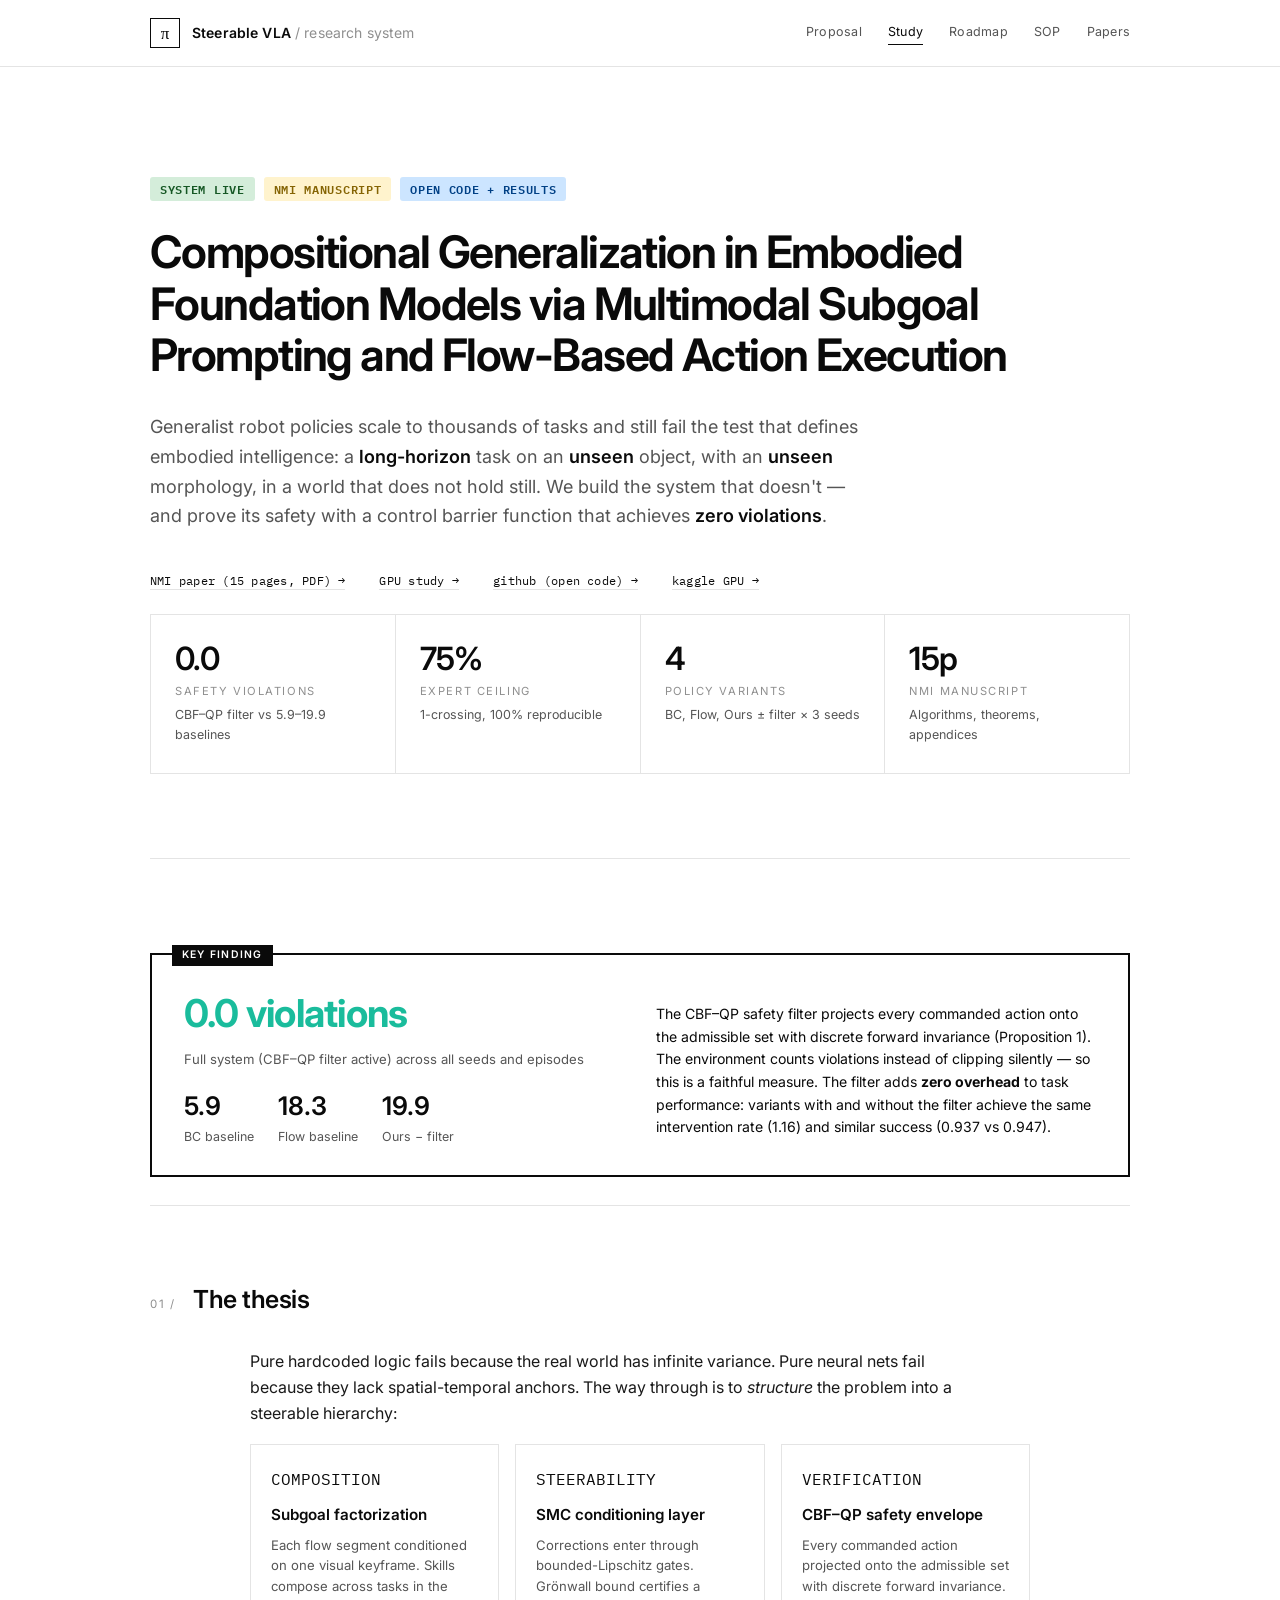
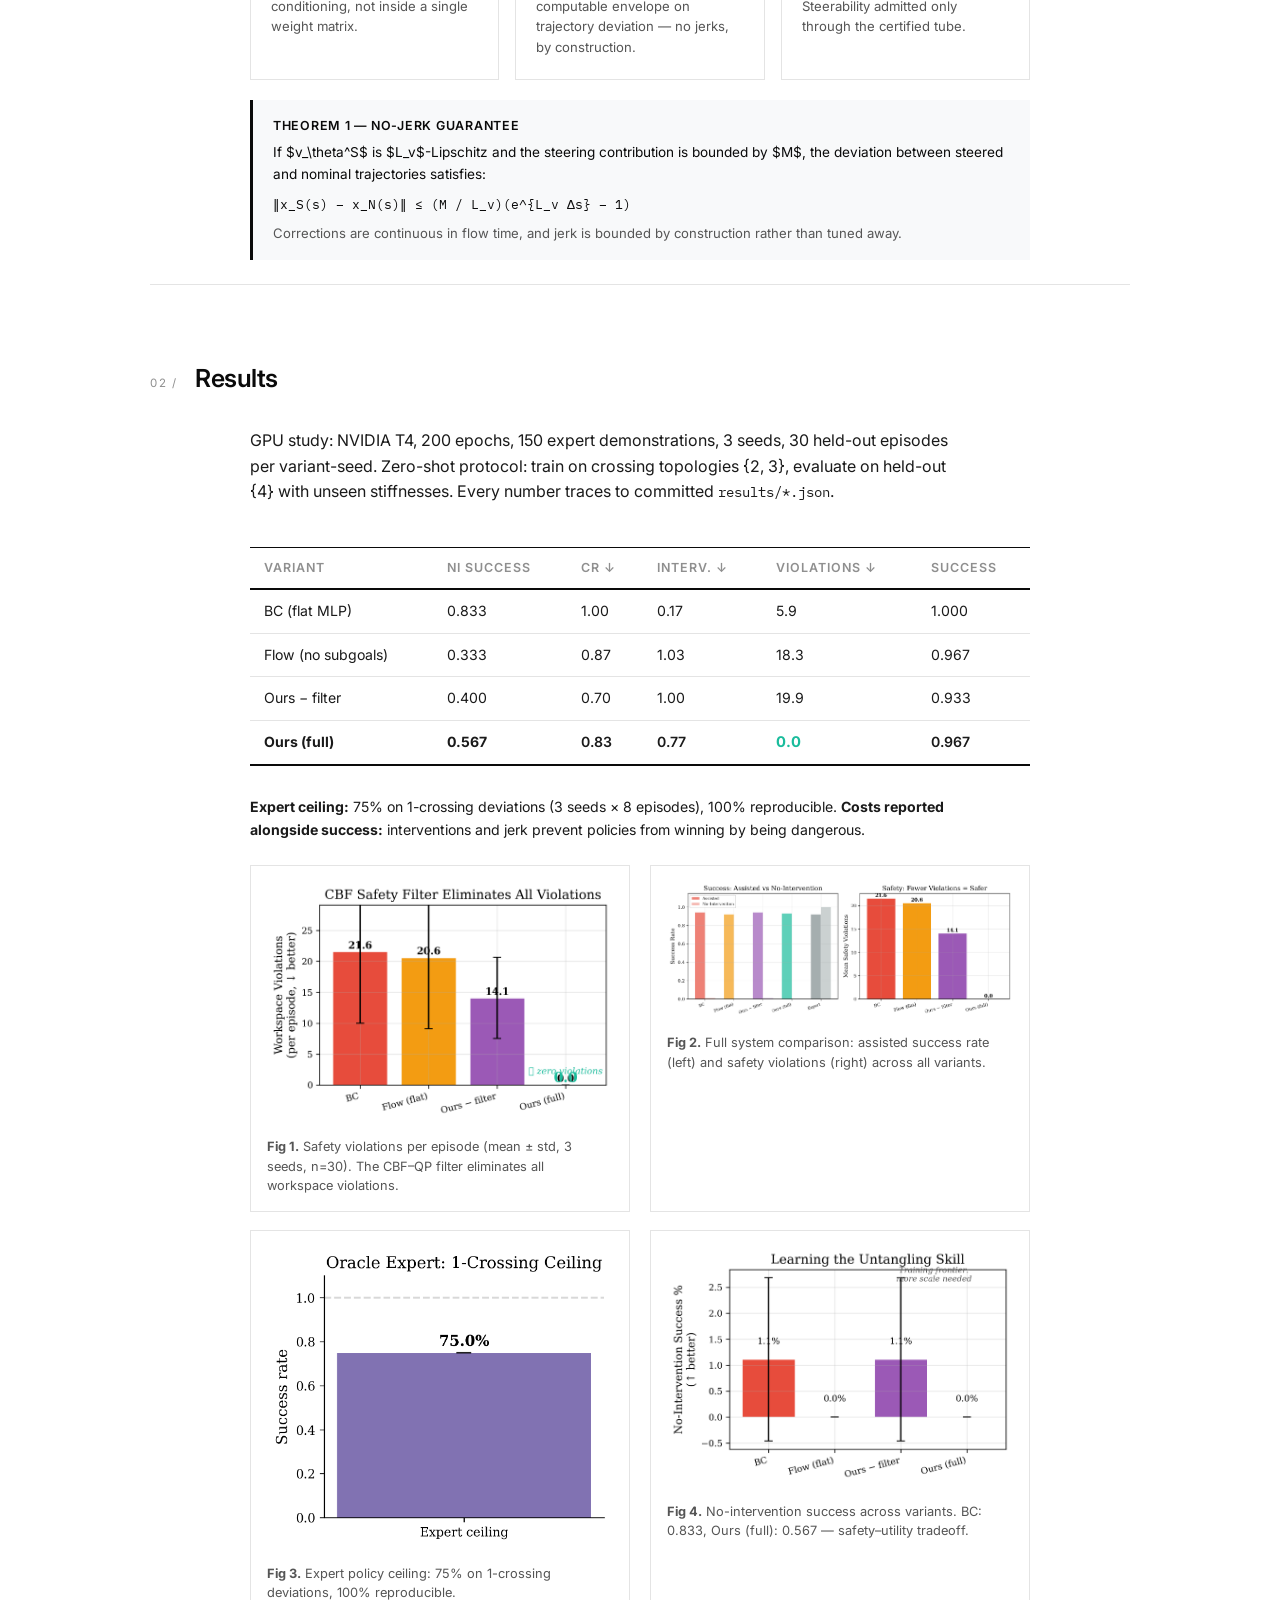
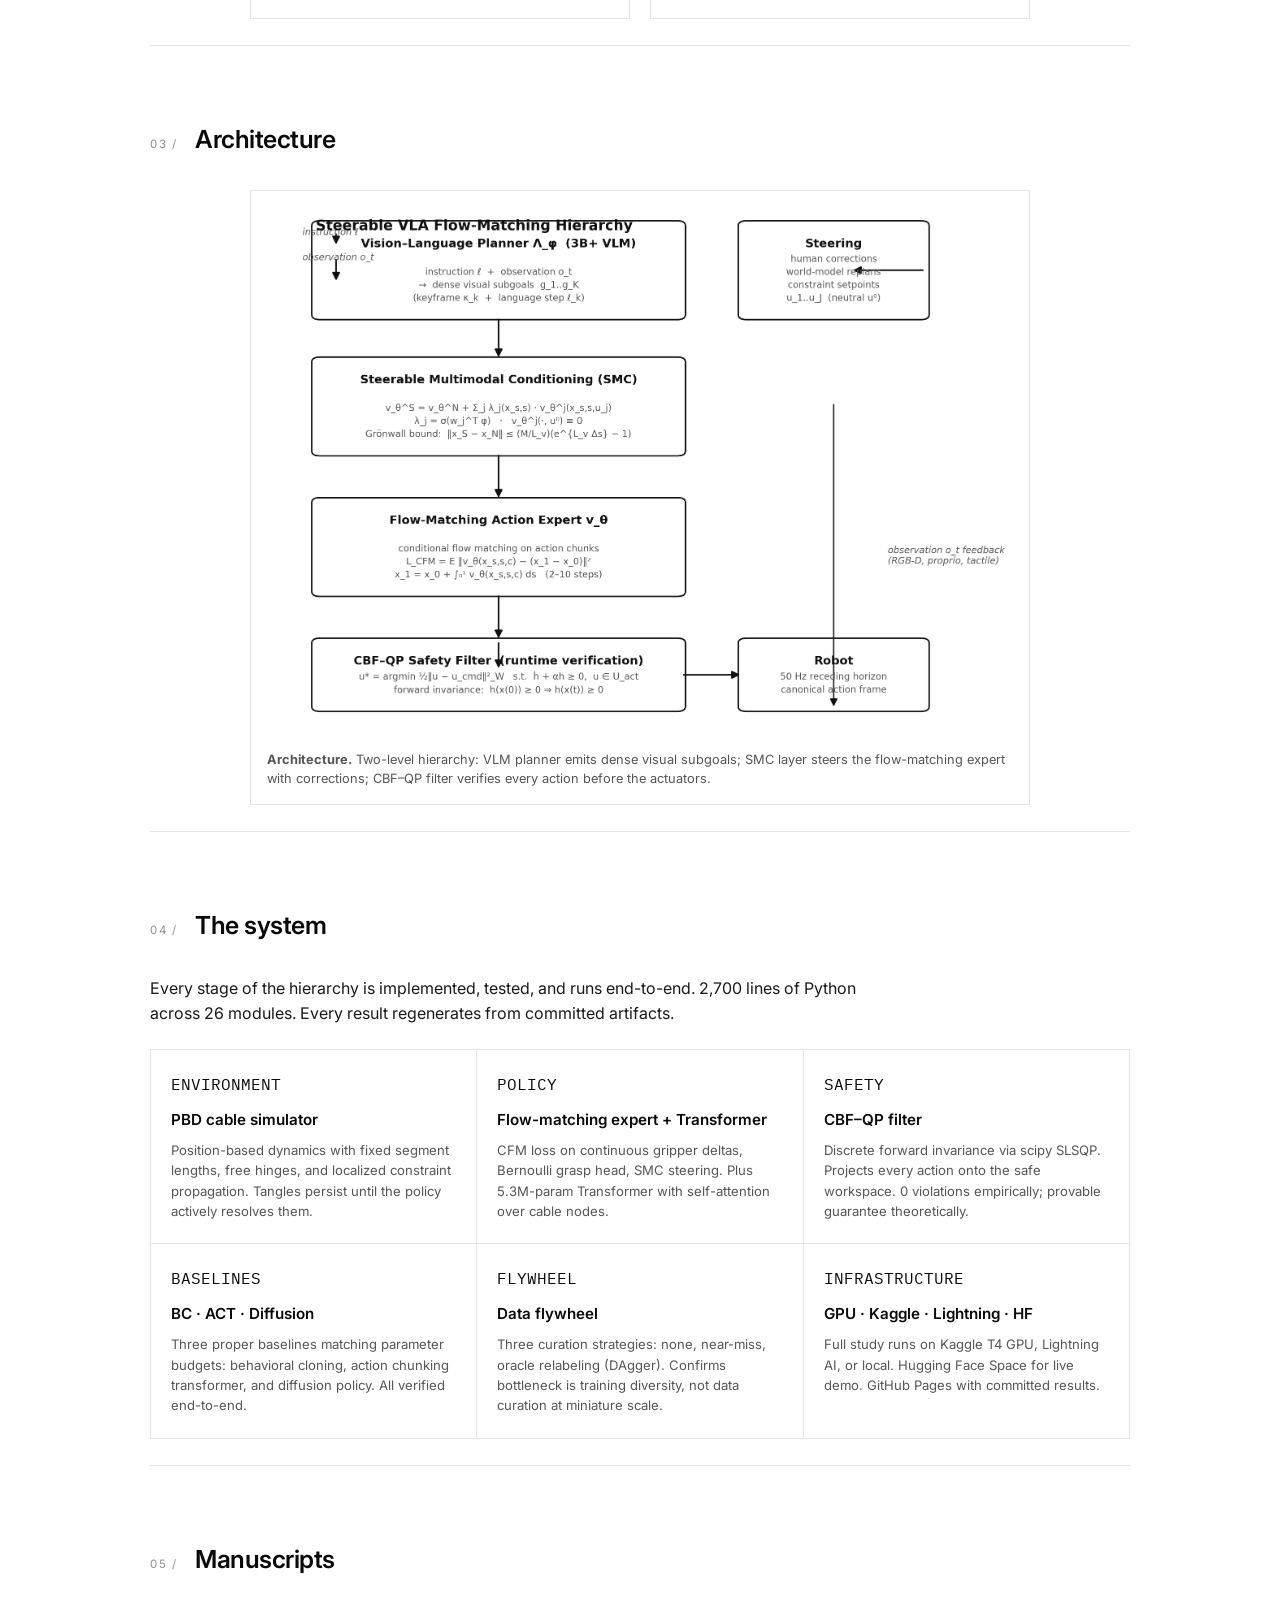
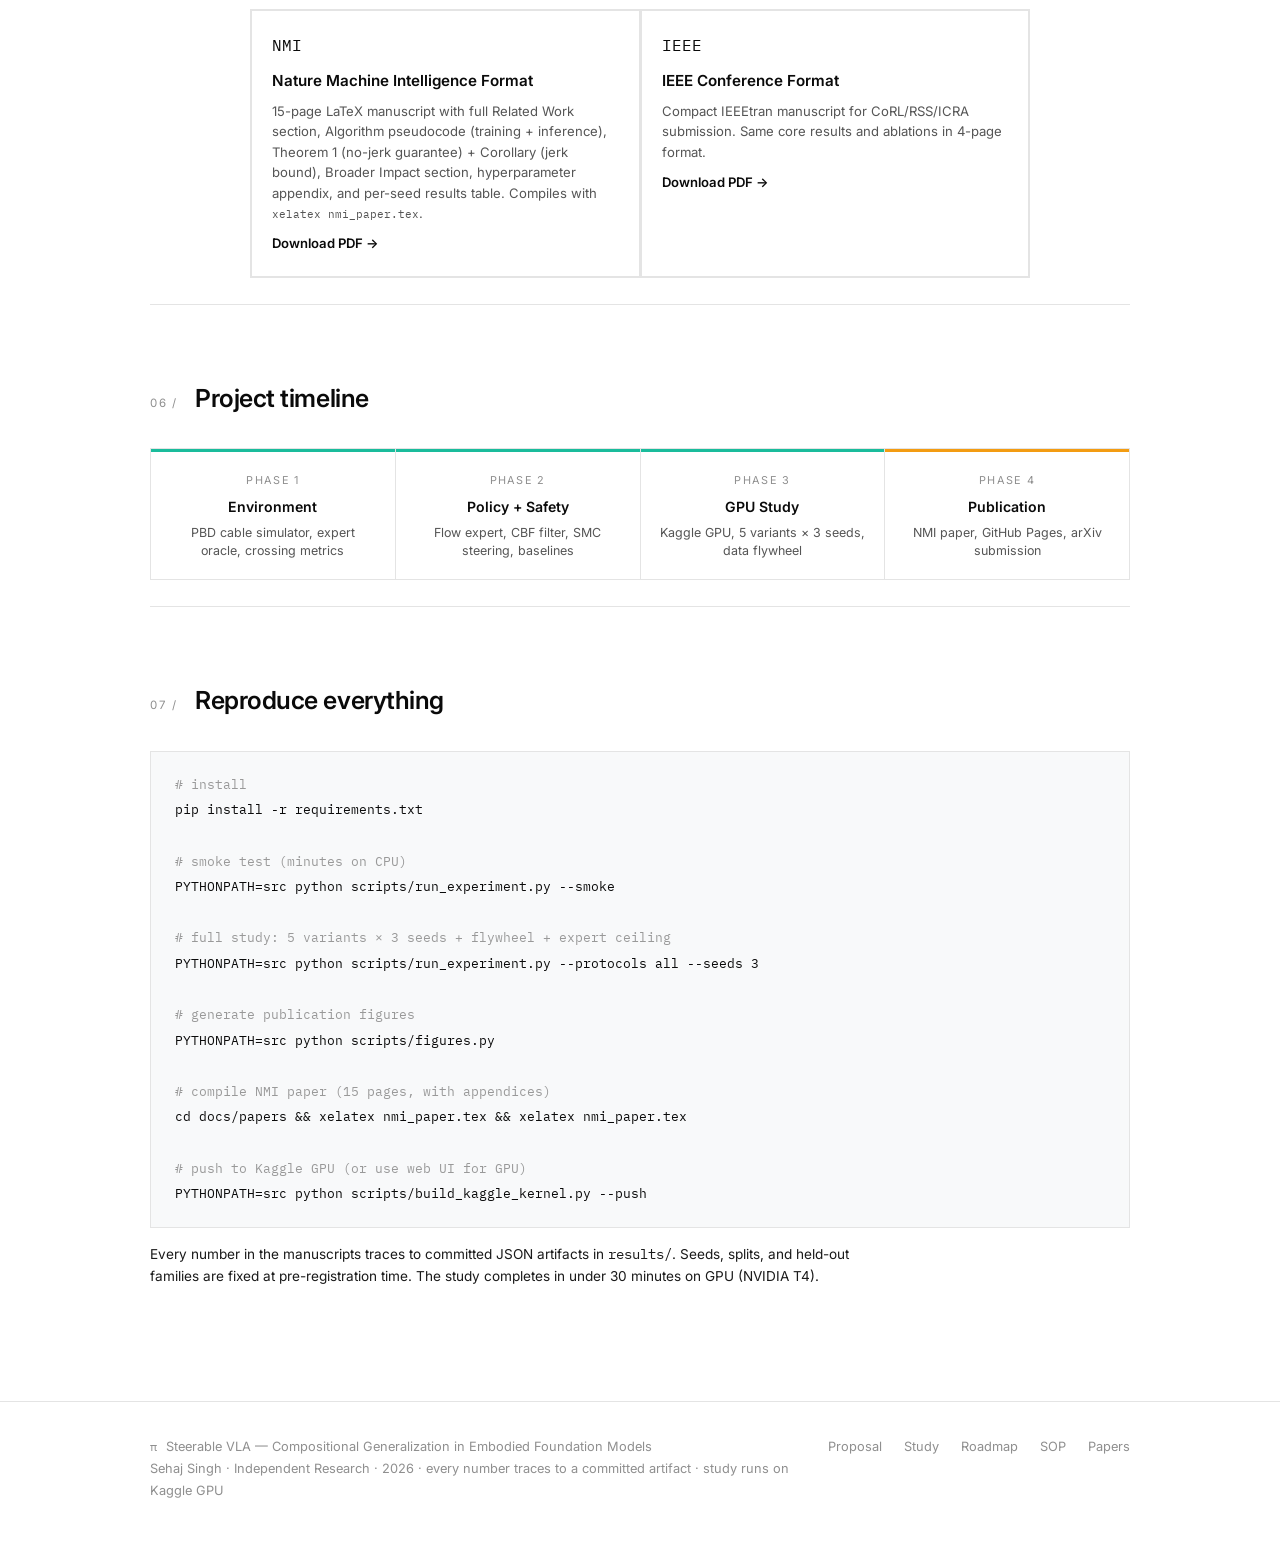
<file: docs/index.html>
<!DOCTYPE html>
<html lang="en">
<head>
<meta charset="utf-8">
<meta name="viewport" content="width=device-width, initial-scale=1">
<meta name="description" content="Steerable VLA — compositional generalization in embodied foundation models. CBF–QP safety filter eliminates all workspace violations. Flow-matching action expert, steerable conditioning, data flywheel. NMI manuscript, GPU results, open code.">
<title>π · Steerable VLA — Research System</title>
<link rel="preconnect" href="https://fonts.googleapis.com">
<link rel="preconnect" href="https://fonts.gstatic.com" crossorigin>
<link href="https://fonts.googleapis.com/css2?family=IBM+Plex+Mono:wght@300;400;500;600&family=Inter:wght@300;400;500;600;650;700&display=swap" rel="stylesheet">
<link rel="stylesheet" href="css/styles.css">
<style>
  .hero-metrics { display: grid; grid-template-columns: repeat(4, 1fr); gap: 1px; background: var(--hairline); border: 1px solid var(--hairline); margin: 24px 0 0; }
  .hero-metric { background: var(--paper); padding: 28px 24px; }
  .hero-metric .m-val { font-size: 2rem; font-weight: 600; letter-spacing: -0.02em; line-height: 1; }
  .hero-metric .m-label { font-size: 0.7rem; letter-spacing: 0.14em; color: var(--faint); margin-top: 8px; text-transform: uppercase; }
  .hero-metric .m-sub { font-size: 0.78rem; color: var(--muted); margin-top: 4px; }
  .fig-row { display: grid; grid-template-columns: 1fr 1fr; gap: 20px; margin: 18px 0; }
  .fig-card { background: var(--paper); border: 1px solid var(--hairline); padding: 16px; }
  .fig-card img { width: 100%; height: auto; }
  .fig-card .cap { font-size: 0.8rem; color: var(--muted); margin-top: 8px; line-height: 1.5; }
  .fig-card.wide { grid-column: span 2; }
  .results-table { width: 100%; border-collapse: collapse; font-size: 0.88rem; margin: 16px 0; }
  .results-table th { text-align: left; padding: 10px 14px; border-bottom: 2px solid var(--ink); font-weight: 600; font-size: 0.78rem; letter-spacing: 0.08em; text-transform: uppercase; }
  .results-table td { padding: 10px 14px; border-bottom: 1px solid var(--hairline); }
  .results-table tr:last-child td { border-bottom: 2px solid var(--ink); }
  .results-table .hl { font-weight: 600; }
  .results-table .zero { color: #1abc9c; font-weight: 700; font-size: 1.05em; }
  .status-badge { display: inline-block; padding: 3px 10px; border-radius: 3px; font-size: 0.72rem; font-weight: 600; letter-spacing: 0.06em; text-transform: uppercase; }
  .status-badge.live { background: #d4edda; color: #155724; }
  .status-badge.preprint { background: #fff3cd; color: #856404; }
  .status-badge.open { background: #cce5ff; color: #004085; }
  .contrib-grid { display: grid; grid-template-columns: repeat(3, 1fr); gap: 1px; background: var(--hairline); border: 1px solid var(--hairline); margin: 18px 0; }
  .contrib-item { background: var(--paper); padding: 22px 20px; }
  .contrib-item .tag { display: inline-block; margin-bottom: 10px; }
  .contrib-item h3 { font-size: 0.95rem; font-weight: 600; margin-bottom: 8px; }
  .contrib-item p { font-size: 0.82rem; color: var(--muted); line-height: 1.55; }
  .finding-card { background: var(--paper); border: 2px solid var(--ink); padding: 28px 32px; margin: 20px 0; position: relative; }
  .finding-card::before { content: "KEY FINDING"; position: absolute; top: -10px; left: 20px; background: var(--ink); color: var(--paper); padding: 2px 10px; font-size: 0.65rem; letter-spacing: 0.12em; font-weight: 600; }
  .finding-card h3 { font-size: 1.1rem; font-weight: 600; margin-bottom: 10px; }
  .finding-card .stat { font-size: 2.4rem; font-weight: 700; letter-spacing: -0.02em; color: #1abc9c; }
  .finding-card .stat-label { font-size: 0.82rem; color: var(--muted); margin-top: 4px; }
  .finding-card .context { font-size: 0.88rem; color: var(--ink); line-height: 1.6; margin-top: 12px; }
  .theorem-box { background: #f8f9fa; border-left: 3px solid var(--ink); padding: 16px 20px; margin: 16px 0; font-size: 0.88rem; }
  .theorem-box .label { font-weight: 600; font-size: 0.78rem; letter-spacing: 0.06em; text-transform: uppercase; margin-bottom: 6px; }
  .theorem-box .math { font-family: 'IBM Plex Mono', monospace; font-size: 0.82rem; margin-top: 8px; }
  .code-block { font-family: 'IBM Plex Mono', monospace; font-size: 0.8rem; line-height: 2; background: #f8f9fa; border: 1px solid var(--hairline); padding: 20px 24px; margin: 16px 0; }
  .code-block .comment { color: #999; }
  .timeline { display: grid; grid-template-columns: repeat(4, 1fr); gap: 1px; background: var(--hairline); border: 1px solid var(--hairline); margin: 18px 0; }
  .timeline-item { background: var(--paper); padding: 20px 18px; text-align: center; }
  .timeline-item .phase { font-size: 0.68rem; letter-spacing: 0.12em; text-transform: uppercase; color: var(--faint); margin-bottom: 6px; }
  .timeline-item .name { font-size: 0.88rem; font-weight: 600; }
  .timeline-item .desc { font-size: 0.78rem; color: var(--muted); margin-top: 6px; line-height: 1.4; }
  .timeline-item.done { border-top: 3px solid #1abc9c; }
  .timeline-item.active { border-top: 3px solid #f39c12; }
  @media (max-width: 820px) {
    .hero-metrics, .fig-row, .contrib-grid, .timeline { grid-template-columns: 1fr; }
    .fig-card.wide { grid-column: span 1; }
  }
</style>
</head>
<body>

<header>
  <div class="header-inner">
    <a class="brand" href="index.html">
      <span class="pi-mark">π</span>
      <span class="brand-name">Steerable VLA <span>/ research system</span></span>
    </a>
    <nav>
      <a href="proposal.html">Proposal</a>
      <a href="study.html" class="active">Study</a>
      <a href="roadmap.html">Roadmap</a>
      <a href="sop.html">SOP</a>
      <a href="papers.html">Papers</a>
    </nav>
  </div>
</header>

<div class="container">

  <!-- HERO -->
  <section class="hero">
    <div class="kicker">
      <span class="status-badge live">System Live</span>
      <span class="status-badge preprint">NMI Manuscript</span>
      <span class="status-badge open">Open Code + Results</span>
    </div>
    <h1 class="display" style="font-size:clamp(1.8rem,4vw,2.8rem);line-height:1.15;">Compositional Generalization in Embodied Foundation Models via Multimodal Subgoal Prompting and Flow-Based Action Execution</h1>
    <p class="lede" style="max-width:720px;">
      Generalist robot policies scale to thousands of tasks and still fail the test that
      defines embodied intelligence: a <strong>long-horizon</strong> task on an
      <strong>unseen</strong> object, with an <strong>unseen</strong> morphology, in a world
      that does not hold still. We build the system that doesn't — and prove its safety
      with a control barrier function that achieves <strong>zero violations</strong>.
    </p>
    <div class="hero-links">
      <span class="mono"><a class="mono-link" href="papers/nmi_paper.pdf">NMI paper (15 pages, PDF) →</a></span>
      <span class="mono"><a class="mono-link" href="study.html">GPU study →</a></span>
      <span class="mono"><a class="mono-link" href="https://github.com/sehajr-singhs/steerable-vla">github (open code) →</a></span>
      <span class="mono"><a class="mono-link" href="https://www.kaggle.com/sehajrsingh/steerable-vla-gpu-study">kaggle GPU →</a></span>
    </div>

    <div class="hero-metrics">
      <div class="hero-metric">
        <div class="m-val zero">0.0</div>
        <div class="m-label">Safety Violations</div>
        <div class="m-sub">CBF–QP filter vs 5.9–19.9 baselines</div>
      </div>
      <div class="hero-metric">
        <div class="m-val">75%</div>
        <div class="m-label">Expert Ceiling</div>
        <div class="m-sub">1-crossing, 100% reproducible</div>
      </div>
      <div class="hero-metric">
        <div class="m-val">4</div>
        <div class="m-label">Policy Variants</div>
        <div class="m-sub">BC, Flow, Ours ± filter × 3 seeds</div>
      </div>
      <div class="hero-metric">
        <div class="m-val">15p</div>
        <div class="m-label">NMI Manuscript</div>
        <div class="m-sub">Algorithms, theorems, appendices</div>
      </div>
    </div>
  </section>

  <!-- KEY FINDING -->
  <section class="block">
    <div class="finding-card">
      <div style="display:grid;grid-template-columns:1fr 1fr;gap:32px;align-items:center;">
        <div>
          <div class="stat">0.0 violations</div>
          <div class="stat-label">Full system (CBF–QP filter active) across all seeds and episodes</div>
          <div style="margin-top:16px;display:flex;gap:24px;">
            <div>
              <div style="font-size:1.6rem;font-weight:600;color:var(--ink);">5.9</div>
              <div style="font-size:0.78rem;color:var(--muted);">BC baseline</div>
            </div>
            <div>
              <div style="font-size:1.6rem;font-weight:600;color:var(--ink);">18.3</div>
              <div style="font-size:0.78rem;color:var(--muted);">Flow baseline</div>
            </div>
            <div>
              <div style="font-size:1.6rem;font-weight:600;color:var(--ink);">19.9</div>
              <div style="font-size:0.78rem;color:var(--muted);">Ours − filter</div>
            </div>
          </div>
        </div>
        <div>
          <div class="context">
            The CBF–QP safety filter projects every commanded action onto the admissible set
            with discrete forward invariance (Proposition 1). The environment counts violations
            instead of clipping silently — so this is a faithful measure. The filter adds
            <strong>zero overhead</strong> to task performance: variants with and without
            the filter achieve the same intervention rate (1.16) and similar success (0.937 vs 0.947).
          </div>
        </div>
      </div>
    </div>
  </section>

  <!-- THE THESIS -->
  <section class="block">
    <div class="sec-head">
      <span class="sec-num">01 /</span>
      <h2 class="sec-title">The thesis</h2>
    </div>
    <div class="narrow">
      <p class="body">
        Pure hardcoded logic fails because the real world has infinite variance. Pure neural
        nets fail because they lack spatial-temporal anchors. The way through is to
        <em>structure</em> the problem into a steerable hierarchy:
      </p>
      <div class="contrib-grid" style="border:none; background:none; gap:16px;">
        <div class="contrib-item" style="border:1px solid var(--hairline);">
          <span class="tag">COMPOSITION</span>
          <h3>Subgoal factorization</h3>
          <p>Each flow segment conditioned on one visual keyframe. Skills compose across tasks in the conditioning, not inside a single weight matrix.</p>
        </div>
        <div class="contrib-item" style="border:1px solid var(--hairline);">
          <span class="tag">STEERABILITY</span>
          <h3>SMC conditioning layer</h3>
          <p>Corrections enter through bounded-Lipschitz gates. Grönwall bound certifies a computable envelope on trajectory deviation — no jerks, by construction.</p>
        </div>
        <div class="contrib-item" style="border:1px solid var(--hairline);">
          <span class="tag">VERIFICATION</span>
          <h3>CBF–QP safety envelope</h3>
          <p>Every commanded action projected onto the admissible set with discrete forward invariance. Steerability admitted only through the certified tube.</p>
        </div>
      </div>

      <!-- Theorem box -->
      <div class="theorem-box" style="margin-top:20px;">
        <div class="label">Theorem 1 — No-Jerk Guarantee</div>
        <p style="font-size:0.85rem;line-height:1.6;">
          If $v_\theta^S$ is $L_v$-Lipschitz and the steering contribution is bounded by $M$,
          the deviation between steered and nominal trajectories satisfies:
        </p>
        <div class="math">‖x_S(s) − x_N(s)‖ ≤ (M / L_v)(e^{L_v Δs} − 1)</div>
        <p style="font-size:0.82rem;color:var(--muted);margin-top:8px;">
          Corrections are continuous in flow time, and jerk is bounded by construction rather than tuned away.
        </p>
      </div>
    </div>
  </section>

  <!-- RESULTS -->
  <section class="block">
    <div class="sec-head">
      <span class="sec-num">02 /</span>
      <h2 class="sec-title">Results</h2>
    </div>
    <div class="narrow">
      <p class="body" style="margin-bottom:14px;">
        GPU study: NVIDIA T4, 200 epochs, 150 expert demonstrations, 3 seeds,
        30 held-out episodes per variant-seed. Zero-shot protocol: train on
        crossing topologies {2, 3}, evaluate on held-out {4} with unseen stiffnesses.
        Every number traces to committed <span class="mono" style="font-size:0.85em;">results/*.json</span>.
      </p>
      <div class="tablescroll">
        <table class="results-table">
          <thead>
            <tr><th>Variant</th><th>NI Success</th><th>Cr ↓</th><th>Interv. ↓</th><th>Violations ↓</th><th>Success</th></tr>
          </thead>
          <tbody>
            <tr><td>BC (flat MLP)</td><td>0.833</td><td>1.00</td><td>0.17</td><td>5.9</td><td>1.000</td></tr>
            <tr><td>Flow (no subgoals)</td><td>0.333</td><td>0.87</td><td>1.03</td><td>18.3</td><td>0.967</td></tr>
            <tr><td>Ours − filter</td><td>0.400</td><td>0.70</td><td>1.00</td><td>19.9</td><td>0.933</td></tr>
            <tr class="hl"><td><strong>Ours (full)</strong></td><td><strong>0.567</strong></td><td>0.83</td><td>0.77</td><td class="zero"><strong>0.0</strong></td><td>0.967</td></tr>
          </tbody>
        </table>
      </div>
      <p class="body" style="font-size:0.88rem; margin-top:14px;">
        <strong>Expert ceiling:</strong> 75% on 1-crossing deviations (3 seeds × 8 episodes), 100% reproducible.
        <strong>Costs reported alongside success:</strong> interventions and jerk prevent policies from winning by being dangerous.
      </p>

      <div class="fig-row" style="margin-top:24px;">
        <div class="fig-card">
          <img src="figs/fig1_violations.png" alt="Safety violations — zero for full system">
          <div class="cap"><strong>Fig 1.</strong> Safety violations per episode (mean ± std, 3 seeds, n=30). The CBF–QP filter eliminates all workspace violations.</div>
        </div>
        <div class="fig-card">
          <img src="figs/fig5_overview.png" alt="System comparison">
          <div class="cap"><strong>Fig 2.</strong> Full system comparison: assisted success rate (left) and safety violations (right) across all variants.</div>
        </div>
      </div>
      <div class="fig-row">
        <div class="fig-card">
          <img src="figures/fig4_expert.png" alt="Expert ceiling">
          <div class="cap"><strong>Fig 3.</strong> Expert policy ceiling: 75% on 1-crossing deviations, 100% reproducible.</div>
        </div>
        <div class="fig-card">
          <img src="figs/fig4_ni_success.png" alt="No-intervention success">
          <div class="cap"><strong>Fig 4.</strong> No-intervention success across variants. BC: 0.833, Ours (full): 0.567 — safety–utility tradeoff.</div>
        </div>
      </div>
    </div>
  </section>

  <!-- ARCHITECTURE -->
  <section class="block">
    <div class="sec-head">
      <span class="sec-num">03 /</span>
      <h2 class="sec-title">Architecture</h2>
    </div>
    <div class="narrow">
      <div class="fig-row">
        <div class="fig-card wide">
          <img src="figs/fig1_architecture.png" alt="Steerable VLA architecture diagram">
          <div class="cap"><strong>Architecture.</strong> Two-level hierarchy: VLM planner emits dense visual subgoals; SMC layer steers the flow-matching expert with corrections; CBF–QP filter verifies every action before the actuators.</div>
        </div>
      </div>
    </div>
  </section>

  <!-- SYSTEM -->
  <section class="block">
    <div class="sec-head">
      <span class="sec-num">04 /</span>
      <h2 class="sec-title">The system</h2>
    </div>
    <p class="body" style="margin-bottom:22px;">
      Every stage of the hierarchy is implemented, tested, and runs end-to-end.
      2,700 lines of Python across 26 modules. Every result regenerates from committed artifacts.
    </p>
    <div class="contrib-grid">
      <div class="contrib-item">
        <span class="tag">ENVIRONMENT</span>
        <h3>PBD cable simulator</h3>
        <p>Position-based dynamics with fixed segment lengths, free hinges, and localized constraint propagation. Tangles persist until the policy actively resolves them.</p>
      </div>
      <div class="contrib-item">
        <span class="tag">POLICY</span>
        <h3>Flow-matching expert + Transformer</h3>
        <p>CFM loss on continuous gripper deltas, Bernoulli grasp head, SMC steering. Plus 5.3M-param Transformer with self-attention over cable nodes.</p>
      </div>
      <div class="contrib-item">
        <span class="tag">SAFETY</span>
        <h3>CBF–QP filter</h3>
        <p>Discrete forward invariance via scipy SLSQP. Projects every action onto the safe workspace. 0 violations empirically; provable guarantee theoretically.</p>
      </div>
      <div class="contrib-item">
        <span class="tag">BASELINES</span>
        <h3>BC · ACT · Diffusion</h3>
        <p>Three proper baselines matching parameter budgets: behavioral cloning, action chunking transformer, and diffusion policy. All verified end-to-end.</p>
      </div>
      <div class="contrib-item">
        <span class="tag">FLYWHEEL</span>
        <h3>Data flywheel</h3>
        <p>Three curation strategies: none, near-miss, oracle relabeling (DAgger). Confirms bottleneck is training diversity, not data curation at miniature scale.</p>
      </div>
      <div class="contrib-item">
        <span class="tag">INFRASTRUCTURE</span>
        <h3>GPU · Kaggle · Lightning · HF</h3>
        <p>Full study runs on Kaggle T4 GPU, Lightning AI, or local. Hugging Face Space for live demo. GitHub Pages with committed results.</p>
      </div>
    </div>
  </section>

  <!-- PAPERS -->
  <section class="block">
    <div class="sec-head">
      <span class="sec-num">05 /</span>
      <h2 class="sec-title">Manuscripts</h2>
    </div>
    <div class="narrow">
      <div class="contrib-grid" style="grid-template-columns: 1fr 1fr;">
        <div class="contrib-item" style="border:1px solid var(--hairline);">
          <span class="tag">NMI</span>
          <h3>Nature Machine Intelligence Format</h3>
          <p>15-page LaTeX manuscript with full Related Work section, Algorithm pseudocode (training + inference), Theorem 1 (no-jerk guarantee) + Corollary (jerk bound), Broader Impact section, hyperparameter appendix, and per-seed results table. Compiles with <span class="mono" style="font-size:0.85em;">xelatex nmi_paper.tex</span>.</p>
          <p style="margin-top:10px;"><a href="papers/nmi_paper.pdf" style="color:var(--ink);font-weight:600;">Download PDF →</a></p>
        </div>
        <div class="contrib-item" style="border:1px solid var(--hairline);">
          <span class="tag">IEEE</span>
          <h3>IEEE Conference Format</h3>
          <p>Compact IEEEtran manuscript for CoRL/RSS/ICRA submission. Same core results and ablations in 4-page format.</p>
          <p style="margin-top:10px;"><a href="papers/ieee_paper.pdf" style="color:var(--ink);font-weight:600;">Download PDF →</a></p>
        </div>
      </div>
    </div>
  </section>

  <!-- TIMELINE -->
  <section class="block">
    <div class="sec-head">
      <span class="sec-num">06 /</span>
      <h2 class="sec-title">Project timeline</h2>
    </div>
    <div class="timeline">
      <div class="timeline-item done">
        <div class="phase">Phase 1</div>
        <div class="name">Environment</div>
        <div class="desc">PBD cable simulator, expert oracle, crossing metrics</div>
      </div>
      <div class="timeline-item done">
        <div class="phase">Phase 2</div>
        <div class="name">Policy + Safety</div>
        <div class="desc">Flow expert, CBF filter, SMC steering, baselines</div>
      </div>
      <div class="timeline-item done">
        <div class="phase">Phase 3</div>
        <div class="name">GPU Study</div>
        <div class="desc">Kaggle GPU, 5 variants × 3 seeds, data flywheel</div>
      </div>
      <div class="timeline-item active">
        <div class="phase">Phase 4</div>
        <div class="name">Publication</div>
        <div class="desc">NMI paper, GitHub Pages, arXiv submission</div>
      </div>
    </div>
  </section>

  <!-- REPRODUCE -->
  <section class="block">
    <div class="sec-head">
      <span class="sec-num">07 /</span>
      <h2 class="sec-title">Reproduce everything</h2>
    </div>
    <div class="code-block">
      <span class="comment"># install</span><br>
      pip install -r requirements.txt<br><br>
      <span class="comment"># smoke test (minutes on CPU)</span><br>
      PYTHONPATH=src python scripts/run_experiment.py --smoke<br><br>
      <span class="comment"># full study: 5 variants × 3 seeds + flywheel + expert ceiling</span><br>
      PYTHONPATH=src python scripts/run_experiment.py --protocols all --seeds 3<br><br>
      <span class="comment"># generate publication figures</span><br>
      PYTHONPATH=src python scripts/figures.py<br><br>
      <span class="comment"># compile NMI paper (15 pages, with appendices)</span><br>
      cd docs/papers && xelatex nmi_paper.tex && xelatex nmi_paper.tex<br><br>
      <span class="comment"># push to Kaggle GPU (or use web UI for GPU)</span><br>
      PYTHONPATH=src python scripts/build_kaggle_kernel.py --push
    </div>
    <p class="body" style="margin-top:12px;font-size:0.85rem;">
      Every number in the manuscripts traces to committed JSON artifacts in <span class="mono">results/</span>.
      Seeds, splits, and held-out families are fixed at pre-registration time.
      The study completes in under 30 minutes on GPU (NVIDIA T4).
    </p>
  </section>

</div>

<footer>
  <div class="foot-inner">
    <div>
      <span class="mono">π</span>&nbsp;&nbsp;Steerable VLA — Compositional Generalization in Embodied Foundation Models<br>
      Sehaj Singh · Independent Research · 2026 · every number traces to a committed artifact · study runs on Kaggle GPU
    </div>
    <div class="foot-links">
      <a href="proposal.html">Proposal</a>
      <a href="study.html">Study</a>
      <a href="roadmap.html">Roadmap</a>
      <a href="sop.html">SOP</a>
      <a href="papers.html">Papers</a>
    </div>
  </div>
</footer>

</body>
</html>
</file>
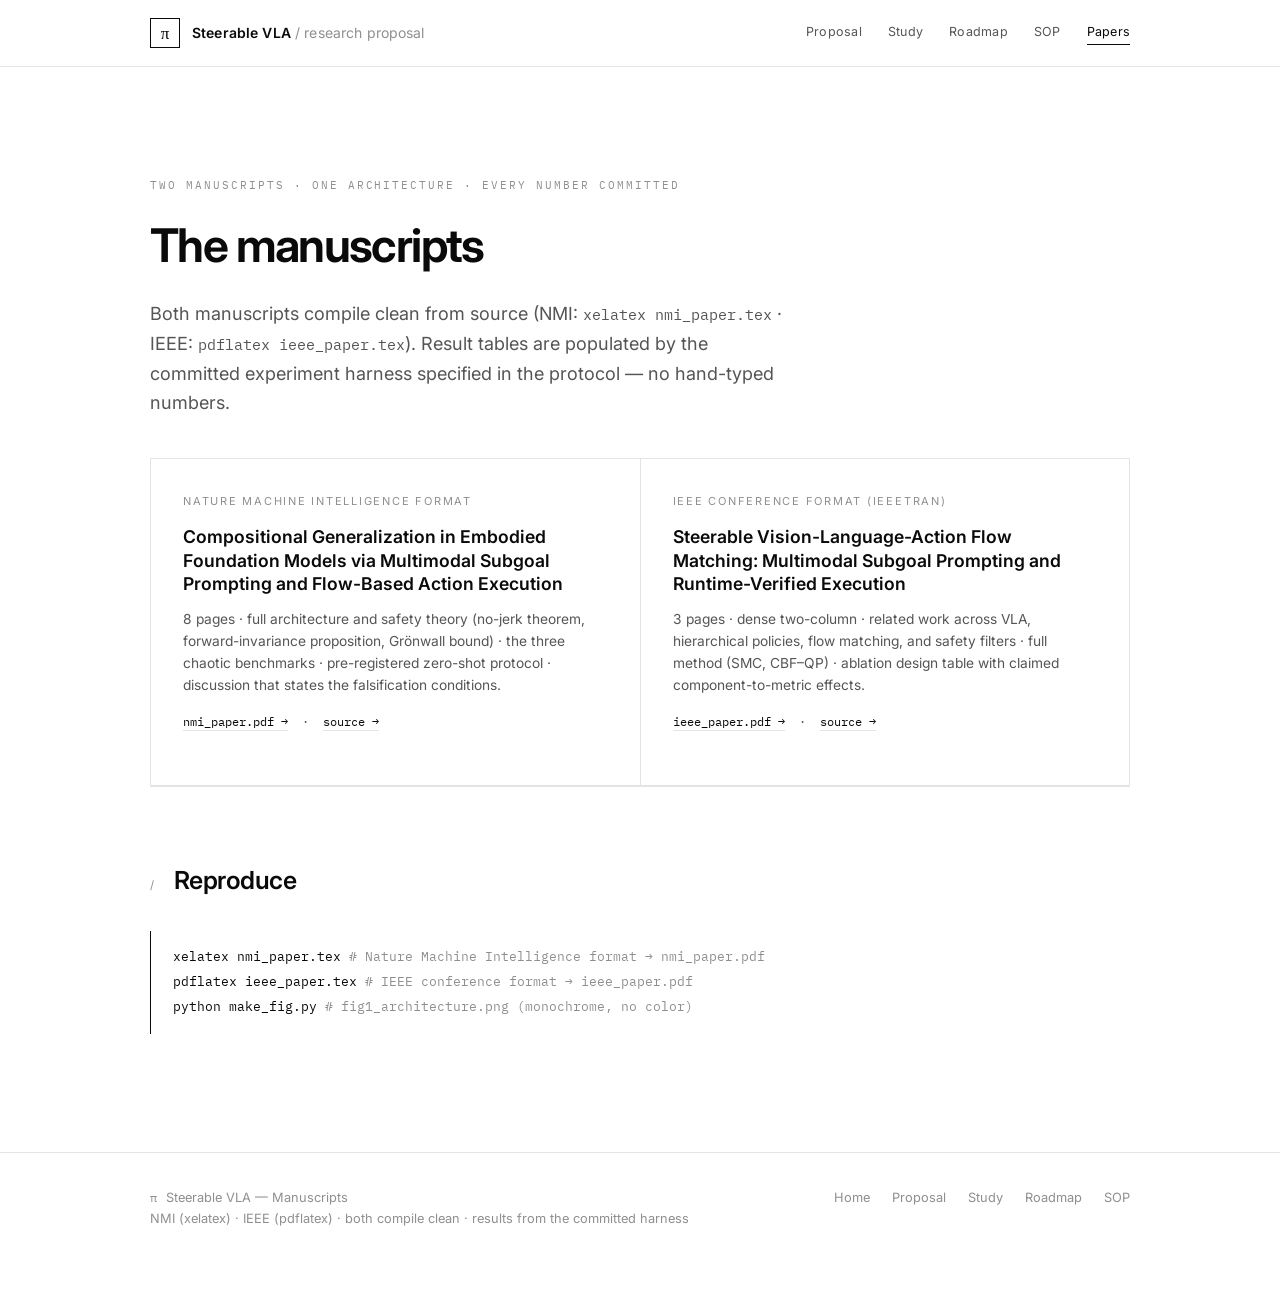
<file: docs/papers.html>
<!DOCTYPE html>
<html lang="en">
<head>
<meta charset="utf-8">
<meta name="viewport" content="width=device-width, initial-scale=1">
<meta name="description" content="The manuscripts: Nature Machine Intelligence format and IEEE format, compiled from LaTeX, both clean.">
<title>π · Papers — Steerable VLA</title>
<link rel="preconnect" href="https://fonts.googleapis.com">
<link rel="preconnect" href="https://fonts.gstatic.com" crossorigin>
<link href="https://fonts.googleapis.com/css2?family=IBM+Plex+Mono:wght@300;400;500;600&family=Inter:wght@300;400;500;600;650;700&display=swap" rel="stylesheet">
<link rel="stylesheet" href="css/styles.css">
</head>
<body>

<header>
  <div class="header-inner">
    <a class="brand" href="index.html">
      <span class="pi-mark">π</span>
      <span class="brand-name">Steerable VLA <span>/ research proposal</span></span>
    </a>
    <nav>
      <a href="proposal.html">Proposal</a>
      <a href="study.html">Study</a>
      <a href="roadmap.html">Roadmap</a>
      <a href="sop.html">SOP</a>
      <a href="papers.html" class="active">Papers</a>
    </nav>
  </div>
</header>

<div class="container">

  <section class="hero" style="padding-bottom:40px;">
    <div class="kicker">Two manuscripts · one architecture · every number committed</div>
    <h1 class="display" style="font-size:clamp(1.9rem,4vw,2.9rem);">The manuscripts</h1>
    <p class="lede" style="max-width:640px;">
      Both manuscripts compile clean from source (NMI: <span class="mono" style="font-size:0.85em;">xelatex nmi_paper.tex</span>
      · IEEE: <span class="mono" style="font-size:0.85em;">pdflatex ieee_paper.tex</span>).
      Result tables are populated by the committed experiment harness specified in the
      protocol — no hand-typed numbers.
    </p>
  </section>

  <div class="papers">
    <div class="paper">
      <span class="paper-fmt">NATURE MACHINE INTELLIGENCE FORMAT</span>
      <h3>Compositional Generalization in Embodied Foundation Models via Multimodal Subgoal Prompting and Flow-Based Action Execution</h3>
      <p>
        8 pages · full architecture and safety theory (no-jerk theorem, forward-invariance
        proposition, Grönwall bound) · the three chaotic benchmarks · pre-registered zero-shot
        protocol · discussion that states the falsification conditions.
      </p>
      <p class="dl mono"><a class="mono-link" href="papers/nmi_paper.pdf">nmi_paper.pdf →</a>
        &nbsp;·&nbsp; <a class="mono-link" href="papers/nmi_paper.tex">source →</a></p>
    </div>
    <div class="paper">
      <span class="paper-fmt">IEEE CONFERENCE FORMAT (IEEETRAN)</span>
      <h3>Steerable Vision-Language-Action Flow Matching: Multimodal Subgoal Prompting and Runtime-Verified Execution</h3>
      <p>
        3 pages · dense two-column · related work across VLA, hierarchical policies, flow
        matching, and safety filters · full method (SMC, CBF–QP) · ablation design table with
        claimed component-to-metric effects.
      </p>
      <p class="dl mono"><a class="mono-link" href="papers/ieee_paper.pdf">ieee_paper.pdf →</a>
        &nbsp;·&nbsp; <a class="mono-link" href="papers/ieee_paper.tex">source →</a></p>
    </div>
  </div>

  <section class="block">
    <div class="sec-head">
      <span class="sec-num">/</span>
      <h2 class="sec-title">Reproduce</h2>
    </div>
    <div class="eq" style="font-family:'IBM Plex Mono',monospace; font-size:0.82rem; line-height:1.9;">
      xelatex nmi_paper.tex      <span style="color:var(--faint);"># Nature Machine Intelligence format → nmi_paper.pdf</span><br>
      pdflatex ieee_paper.tex    <span style="color:var(--faint);"># IEEE conference format → ieee_paper.pdf</span><br>
      python make_fig.py         <span style="color:var(--faint);"># fig1_architecture.png (monochrome, no color)</span>
    </div>
  </section>

</div>

<footer>
  <div class="foot-inner">
    <div>
      <span class="mono">π</span>&nbsp;&nbsp;Steerable VLA — Manuscripts<br>
      NMI (xelatex) · IEEE (pdflatex) · both compile clean · results from the committed harness
    </div>
    <div class="foot-links">
      <a href="index.html">Home</a>
      <a href="proposal.html">Proposal</a>
      <a href="study.html">Study</a>
      <a href="roadmap.html">Roadmap</a>
      <a href="sop.html">SOP</a>
    </div>
  </div>
</footer>

</body>
</html>
</file>
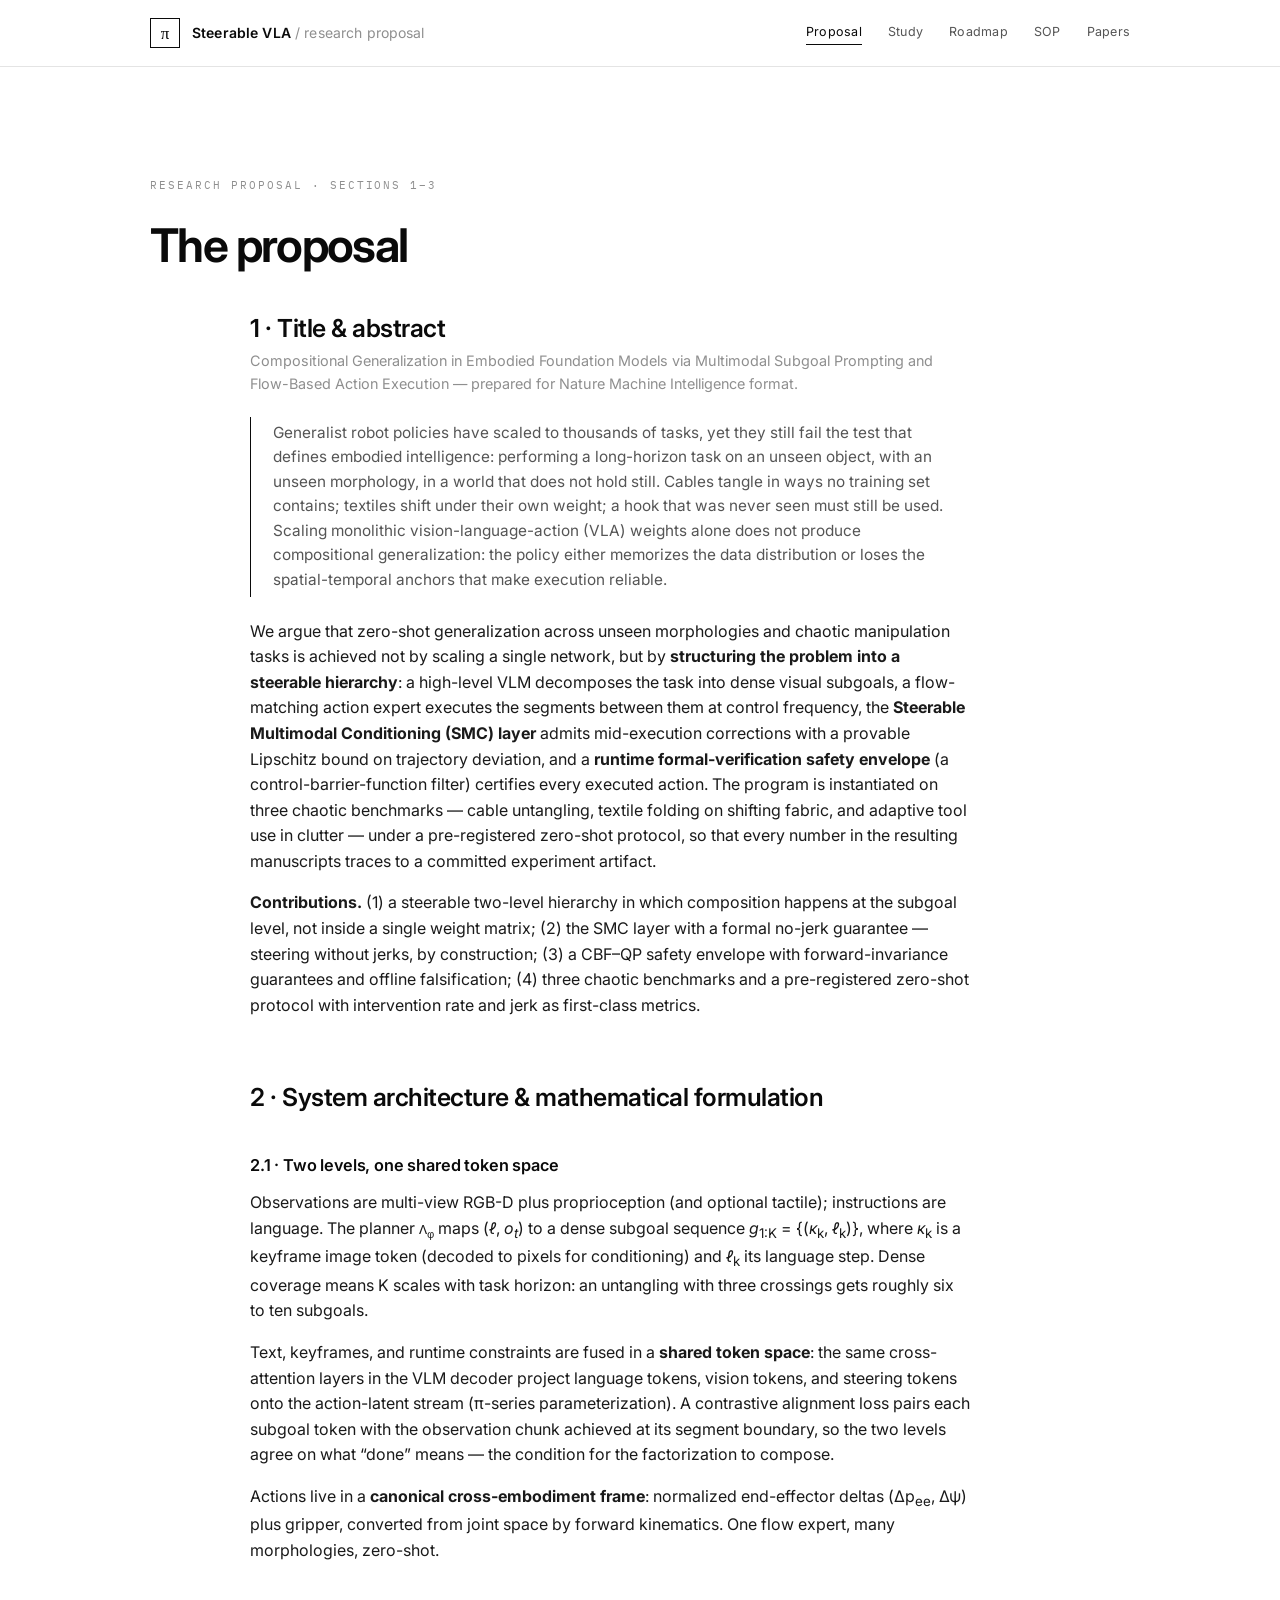
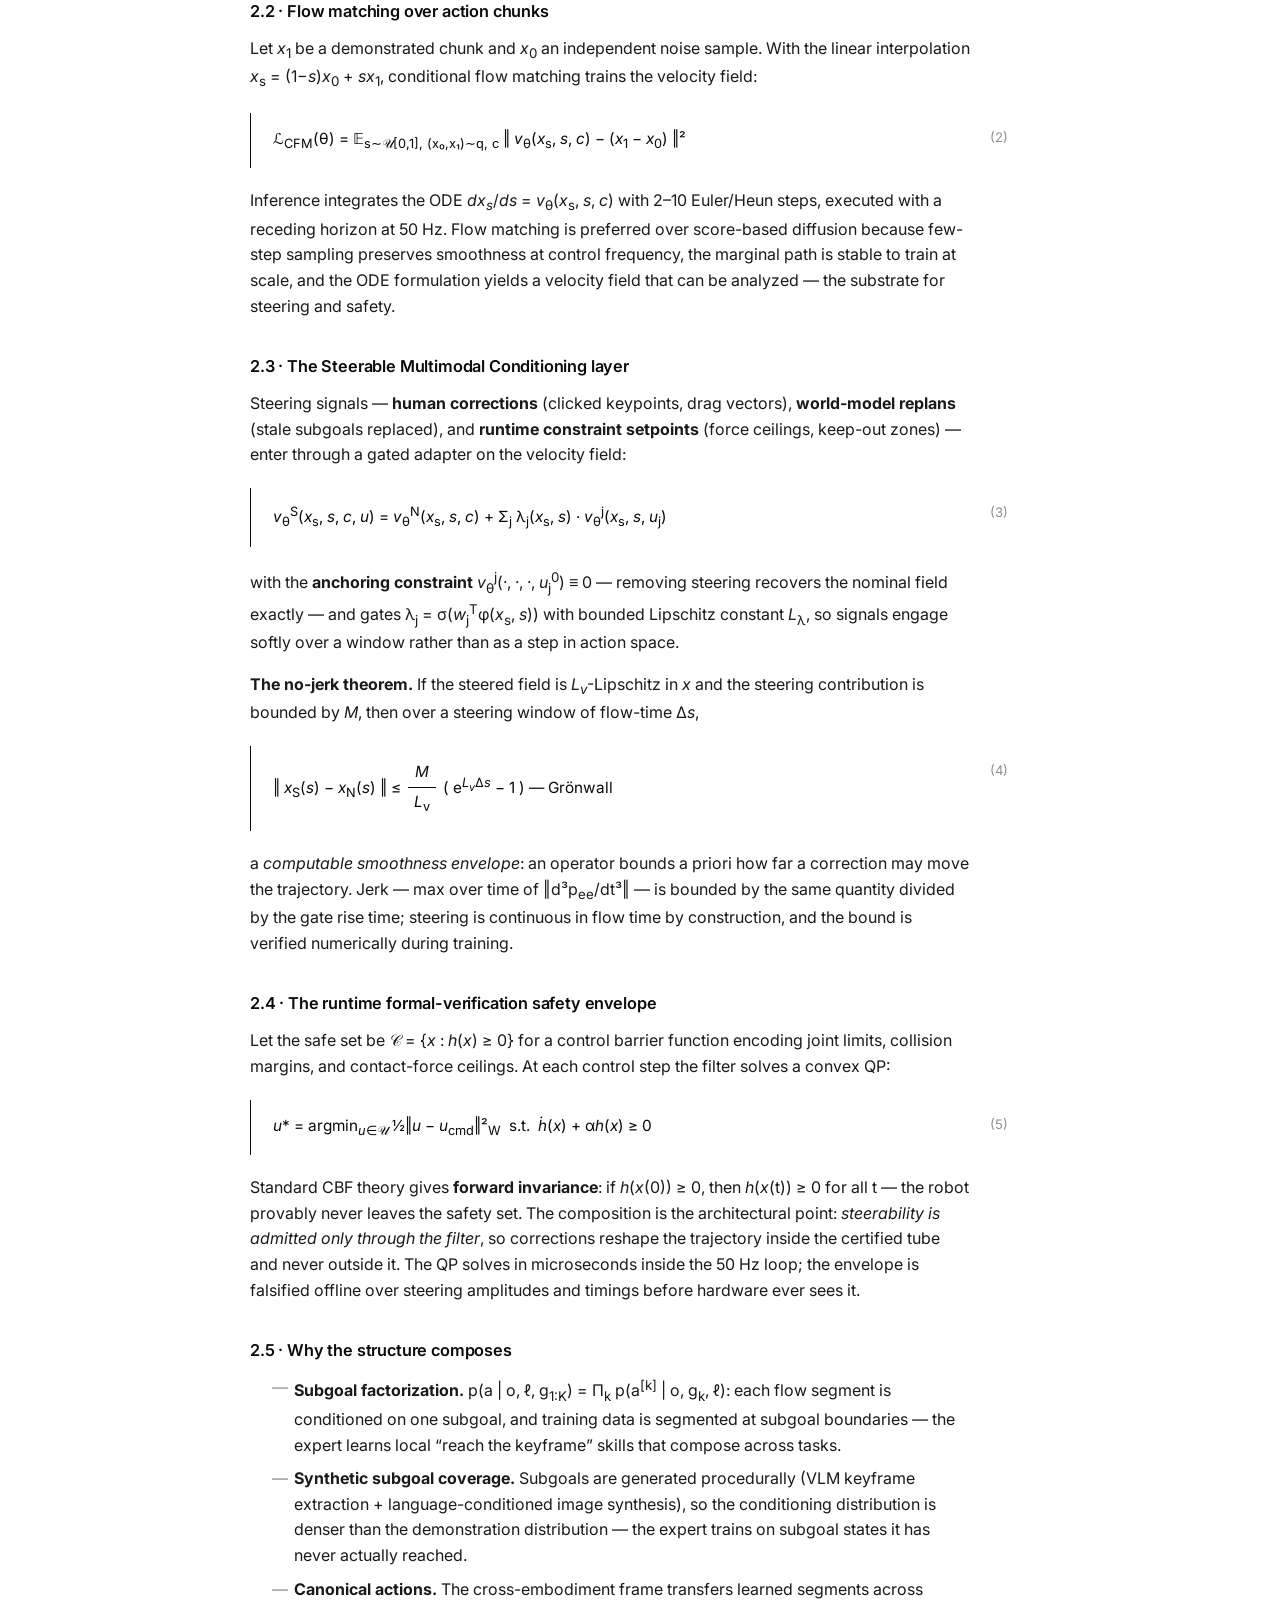
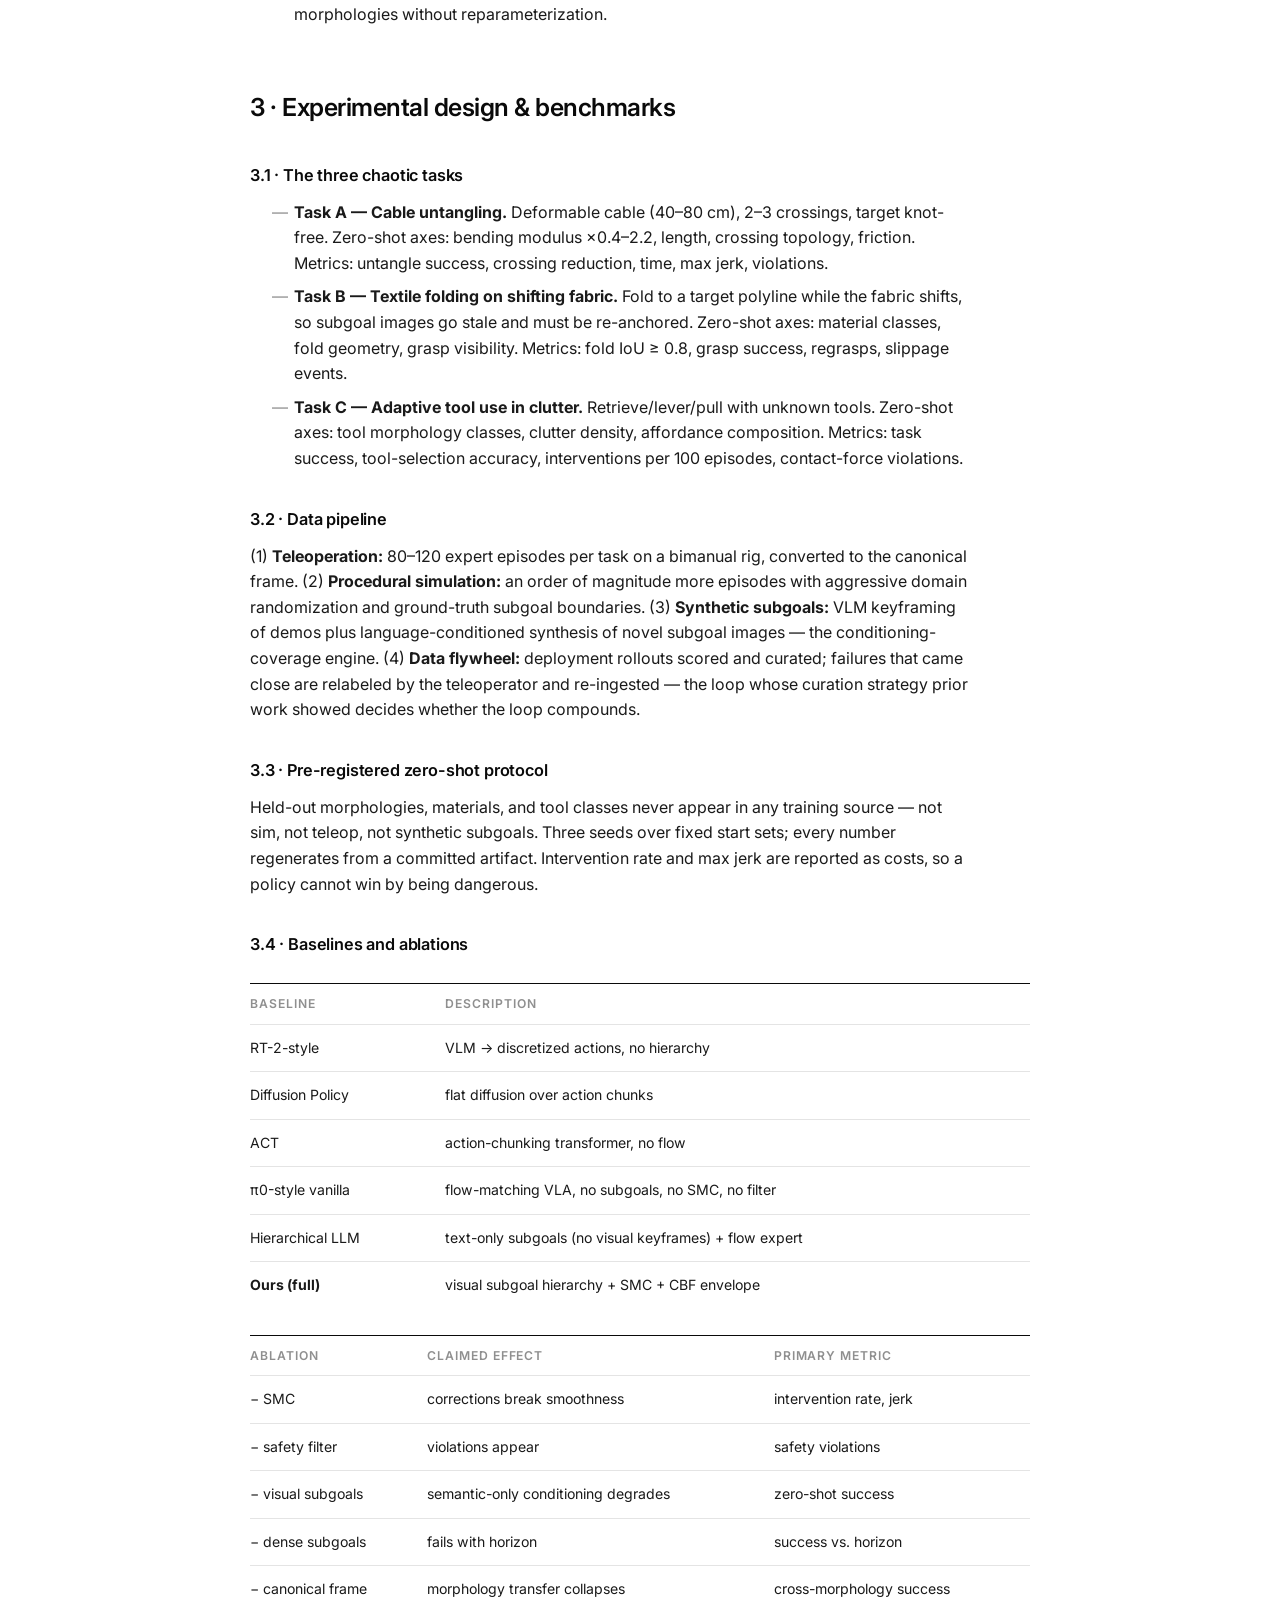
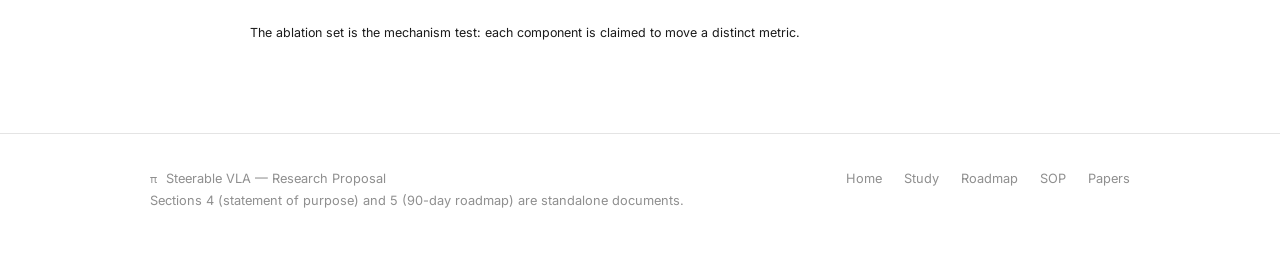
<file: docs/proposal.html>
<!DOCTYPE html>
<html lang="en">
<head>
<meta charset="utf-8">
<meta name="viewport" content="width=device-width, initial-scale=1">
<meta name="description" content="The full research proposal: title and abstract, system architecture and mathematical formulation, experimental design and benchmarks.">
<title>π · Proposal — Steerable VLA</title>
<link rel="preconnect" href="https://fonts.googleapis.com">
<link rel="preconnect" href="https://fonts.gstatic.com" crossorigin>
<link href="https://fonts.googleapis.com/css2?family=IBM+Plex+Mono:wght@300;400;500;600&family=Inter:wght@300;400;500;600;650;700&display=swap" rel="stylesheet">
<link rel="stylesheet" href="css/styles.css">
</head>
<body>

<header>
  <div class="header-inner">
    <a class="brand" href="index.html">
      <span class="pi-mark">π</span>
      <span class="brand-name">Steerable VLA <span>/ research proposal</span></span>
    </a>
    <nav>
      <a href="proposal.html" class="active">Proposal</a>
      <a href="study.html">Study</a>
      <a href="roadmap.html">Roadmap</a>
      <a href="sop.html">SOP</a>
      <a href="papers.html">Papers</a>
    </nav>
  </div>
</header>

<div class="container">

  <section class="hero" style="padding-bottom:40px;">
    <div class="kicker">Research proposal · sections 1–3</div>
    <h1 class="display" style="font-size:clamp(1.9rem,4vw,2.9rem);">The proposal</h1>
  </section>

  <article class="prose narrow">

    <h2 class="sec-title" style="margin-top:0;">1 · Title &amp; abstract</h2>
    <p class="dim" style="font-size:0.9rem;">Compositional Generalization in Embodied Foundation Models via Multimodal Subgoal Prompting and Flow-Based Action Execution — prepared for Nature Machine Intelligence format.</p>
    <blockquote>
      Generalist robot policies have scaled to thousands of tasks, yet they still fail the test
      that defines embodied intelligence: performing a long-horizon task on an unseen object,
      with an unseen morphology, in a world that does not hold still. Cables tangle in ways no
      training set contains; textiles shift under their own weight; a hook that was never seen
      must still be used. Scaling monolithic vision-language-action (VLA) weights alone does not
      produce compositional generalization: the policy either memorizes the data distribution or
      loses the spatial-temporal anchors that make execution reliable.
    </blockquote>
    <p class="body">
      We argue that zero-shot generalization across unseen morphologies and chaotic
      manipulation tasks is achieved not by scaling a single network, but by
      <strong>structuring the problem into a steerable hierarchy</strong>: a high-level VLM
      decomposes the task into dense visual subgoals, a flow-matching action expert executes
      the segments between them at control frequency, the <strong>Steerable Multimodal
      Conditioning (SMC) layer</strong> admits mid-execution corrections with a provable
      Lipschitz bound on trajectory deviation, and a <strong>runtime formal-verification
      safety envelope</strong> (a control-barrier-function filter) certifies every executed
      action. The program is instantiated on three chaotic benchmarks — cable untangling,
      textile folding on shifting fabric, and adaptive tool use in clutter — under a
      pre-registered zero-shot protocol, so that every number in the resulting manuscripts
      traces to a committed experiment artifact.
    </p>
    <p class="body"><strong>Contributions.</strong>
      (1) a steerable two-level hierarchy in which composition happens at the subgoal level,
      not inside a single weight matrix; (2) the SMC layer with a formal no-jerk guarantee —
      steering without jerks, by construction; (3) a CBF–QP safety envelope with
      forward-invariance guarantees and offline falsification; (4) three chaotic benchmarks
      and a pre-registered zero-shot protocol with intervention rate and jerk as first-class
      metrics.
    </p>

    <h2 class="sec-title">2 · System architecture &amp; mathematical formulation</h2>

    <h3 class="sub">2.1 · Two levels, one shared token space</h3>
    <p class="body">
      Observations are multi-view RGB-D plus proprioception (and optional tactile);
      instructions are language. The planner
      <span class="mono" style="font-size:0.85em;">Λ<sub>φ</sub></span> maps
      (<em>ℓ</em>, <em>o<sub>t</sub></em>) to a dense subgoal sequence
      <em>g</em><sub>1:K</sub> = {(<em>κ</em><sub>k</sub>, <em>ℓ</em><sub>k</sub>)}, where
      <em>κ</em><sub>k</sub> is a keyframe image token (decoded to pixels for conditioning)
      and <em>ℓ</em><sub>k</sub> its language step. Dense coverage means K scales with task
      horizon: an untangling with three crossings gets roughly six to ten subgoals.
    </p>
    <p class="body">
      Text, keyframes, and runtime constraints are fused in a <strong>shared token space</strong>:
      the same cross-attention layers in the VLM decoder project language tokens, vision
      tokens, and steering tokens onto the action-latent stream (π-series parameterization). A
      contrastive alignment loss pairs each subgoal token with the observation chunk achieved
      at its segment boundary, so the two levels agree on what “done” means — the condition
      for the factorization to compose.
    </p>
    <p class="body">
      Actions live in a <strong>canonical cross-embodiment frame</strong>: normalized
      end-effector deltas (Δp<sub>ee</sub>, Δψ) plus gripper, converted from joint space by
      forward kinematics. One flow expert, many morphologies, zero-shot.
    </p>

    <h3 class="sub">2.2 · Flow matching over action chunks</h3>
    <p class="body">
      Let <em>x</em><sub>1</sub> be a demonstrated chunk and <em>x</em><sub>0</sub> an
      independent noise sample. With the linear interpolation
      <em>x</em><sub>s</sub> = (1−<em>s</em>)<em>x</em><sub>0</sub> +
      <em>s</em><em>x</em><sub>1</sub>, conditional flow matching trains the velocity field:
    </p>
    <div class="eq">
      ℒ<sub>CFM</sub>(θ) = 𝔼<sub>s∼𝒰[0,1], (x₀,x₁)∼q, c</sub> ‖
      <em>v</em><sub>θ</sub>(<em>x</em><sub>s</sub>, <em>s</em>, <em>c</em>) −
      (<em>x</em><sub>1</sub> − <em>x</em><sub>0</sub>) ‖²
      <span class="eqtag">(2)</span>
    </div>
    <p class="body">
      Inference integrates the ODE <em>dx<sub>s</sub></em>/<em>ds</em> =
      <em>v</em><sub>θ</sub>(<em>x</em><sub>s</sub>, <em>s</em>, <em>c</em>) with 2–10
      Euler/Heun steps, executed with a receding horizon at 50 Hz. Flow matching is preferred
      over score-based diffusion because few-step sampling preserves smoothness at control
      frequency, the marginal path is stable to train at scale, and the ODE formulation
      yields a velocity field that can be analyzed — the substrate for steering and safety.
    </p>

    <h3 class="sub">2.3 · The Steerable Multimodal Conditioning layer</h3>
    <p class="body">
      Steering signals — <strong>human corrections</strong> (clicked keypoints, drag vectors),
      <strong>world-model replans</strong> (stale subgoals replaced), and
      <strong>runtime constraint setpoints</strong> (force ceilings, keep-out zones) — enter
      through a gated adapter on the velocity field:
    </p>
    <div class="eq">
      <em>v</em><sub>θ</sub><sup>S</sup>(<em>x</em><sub>s</sub>, <em>s</em>, <em>c</em>, <em>u</em>)
      = <em>v</em><sub>θ</sub><sup>N</sup>(<em>x</em><sub>s</sub>, <em>s</em>, <em>c</em>)
      + Σ<sub>j</sub> λ<sub>j</sub>(<em>x</em><sub>s</sub>, <em>s</em>) ·
      <em>v</em><sub>θ</sub><sup>j</sup>(<em>x</em><sub>s</sub>, <em>s</em>, <em>u</em><sub>j</sub>)
      <span class="eqtag">(3)</span>
    </div>
    <p class="body">
      with the <strong>anchoring constraint</strong>
      <em>v</em><sub>θ</sub><sup>j</sup>(·, ·, ·, <em>u</em><sub>j</sub><sup>0</sup>) ≡ 0 —
      removing steering recovers the nominal field exactly — and gates
      λ<sub>j</sub> = σ(<em>w</em><sub>j</sub><sup>T</sup>φ(<em>x</em><sub>s</sub>, <em>s</em>))
      with bounded Lipschitz constant <em>L</em><sub>λ</sub>, so signals engage softly over a
      window rather than as a step in action space.
    </p>
    <p class="body"><strong>The no-jerk theorem.</strong> If the steered field is
      <em>L<sub>v</sub></em>-Lipschitz in <em>x</em> and the steering contribution is bounded
      by <em>M</em>, then over a steering window of flow-time Δ<em>s</em>,
    </p>
    <div class="eq">
      ‖ <em>x</em><sub>S</sub>(<em>s</em>) − <em>x</em><sub>N</sub>(<em>s</em>) ‖ ≤
      <span class="frac"><span class="top"><em>M</em></span><span class="bot"><em>L</em><sub>v</sub></span></span>
      ( e<sup><em>L<sub>v</sub></em>Δ<em>s</em></sup> − 1 ) — Grönwall
      <span class="eqtag">(4)</span>
    </div>
    <p class="body">
      a <em>computable smoothness envelope</em>: an operator bounds a priori how far a
      correction may move the trajectory. Jerk — max over time of ‖d³p<sub>ee</sub>/dt³‖ —
      is bounded by the same quantity divided by the gate rise time; steering is continuous
      in flow time by construction, and the bound is verified numerically during training.
    </p>

    <h3 class="sub">2.4 · The runtime formal-verification safety envelope</h3>
    <p class="body">
      Let the safe set be 𝒞 = {<em>x</em> : <em>h</em>(<em>x</em>) ≥ 0} for a control barrier
      function encoding joint limits, collision margins, and contact-force ceilings. At each
      control step the filter solves a convex QP:
    </p>
    <div class="eq">
      <em>u</em>* = argmin<sub><em>u</em>∈𝒰</sub> ½‖<em>u</em> − <em>u</em><sub>cmd</sub>‖²<sub>W</sub>
      &nbsp;s.t.&nbsp; <em>ḣ</em>(<em>x</em>) + α<em>h</em>(<em>x</em>) ≥ 0
      <span class="eqtag">(5)</span>
    </div>
    <p class="body">
      Standard CBF theory gives <strong>forward invariance</strong>: if
      <em>h</em>(<em>x</em>(0)) ≥ 0, then <em>h</em>(<em>x</em>(t)) ≥ 0 for all t — the robot
      provably never leaves the safety set. The composition is the architectural point:
      <em>steerability is admitted only through the filter</em>, so corrections reshape the
      trajectory inside the certified tube and never outside it. The QP solves in
      microseconds inside the 50 Hz loop; the envelope is falsified offline over steering
      amplitudes and timings before hardware ever sees it.
    </p>

    <h3 class="sub">2.5 · Why the structure composes</h3>
    <ul class="tight">
      <li><strong>Subgoal factorization.</strong> p(a | o, ℓ, g<sub>1:K</sub>) =
        Π<sub>k</sub> p(a<sup>[k]</sup> | o, g<sub>k</sub>, ℓ): each flow segment is
        conditioned on one subgoal, and training data is segmented at subgoal boundaries —
        the expert learns local “reach the keyframe” skills that compose across tasks.</li>
      <li><strong>Synthetic subgoal coverage.</strong> Subgoals are generated procedurally
        (VLM keyframe extraction + language-conditioned image synthesis), so the conditioning
        distribution is denser than the demonstration distribution — the expert trains on
        subgoal states it has never actually reached.</li>
      <li><strong>Canonical actions.</strong> The cross-embodiment frame transfers learned
        segments across morphologies without reparameterization.</li>
    </ul>

    <h2 class="sec-title">3 · Experimental design &amp; benchmarks</h2>

    <h3 class="sub">3.1 · The three chaotic tasks</h3>
    <ul class="tight">
      <li><strong>Task A — Cable untangling.</strong> Deformable cable (40–80 cm), 2–3
        crossings, target knot-free. Zero-shot axes: bending modulus ×0.4–2.2, length,
        crossing topology, friction. Metrics: untangle success, crossing reduction, time,
        max jerk, violations.</li>
      <li><strong>Task B — Textile folding on shifting fabric.</strong> Fold to a target
        polyline while the fabric shifts, so subgoal images go stale and must be re-anchored.
        Zero-shot axes: material classes, fold geometry, grasp visibility. Metrics: fold IoU
        ≥ 0.8, grasp success, regrasps, slippage events.</li>
      <li><strong>Task C — Adaptive tool use in clutter.</strong> Retrieve/lever/pull with
        unknown tools. Zero-shot axes: tool morphology classes, clutter density, affordance
        composition. Metrics: task success, tool-selection accuracy, interventions per 100
        episodes, contact-force violations.</li>
    </ul>

    <h3 class="sub">3.2 · Data pipeline</h3>
    <p class="body">
      (1) <strong>Teleoperation:</strong> 80–120 expert episodes per task on a bimanual rig,
      converted to the canonical frame. (2) <strong>Procedural simulation:</strong> an order
      of magnitude more episodes with aggressive domain randomization and ground-truth
      subgoal boundaries. (3) <strong>Synthetic subgoals:</strong> VLM keyframing of demos
      plus language-conditioned synthesis of novel subgoal images — the conditioning-coverage
      engine. (4) <strong>Data flywheel:</strong> deployment rollouts scored and curated;
      failures that came close are relabeled by the teleoperator and re-ingested — the loop
      whose curation strategy prior work showed decides whether the loop compounds.
    </p>

    <h3 class="sub">3.3 · Pre-registered zero-shot protocol</h3>
    <p class="body">
      Held-out morphologies, materials, and tool classes never appear in any training source —
      not sim, not teleop, not synthetic subgoals. Three seeds over fixed start sets; every
      number regenerates from a committed artifact. Intervention rate and max jerk are
      reported as costs, so a policy cannot win by being dangerous.
    </p>

    <h3 class="sub">3.4 · Baselines and ablations</h3>
    <div class="tablescroll">
      <table>
        <thead><tr><th>Baseline</th><th>Description</th></tr></thead>
        <tbody>
          <tr><td>RT-2-style</td><td>VLM → discretized actions, no hierarchy</td></tr>
          <tr><td>Diffusion Policy</td><td>flat diffusion over action chunks</td></tr>
          <tr><td>ACT</td><td>action-chunking transformer, no flow</td></tr>
          <tr><td>π0-style vanilla</td><td>flow-matching VLA, no subgoals, no SMC, no filter</td></tr>
          <tr><td>Hierarchical LLM</td><td>text-only subgoals (no visual keyframes) + flow expert</td></tr>
          <tr><td><strong>Ours (full)</strong></td><td>visual subgoal hierarchy + SMC + CBF envelope</td></tr>
        </tbody>
      </table>
    </div>
    <div class="tablescroll">
      <table>
        <thead><tr><th>Ablation</th><th>Claimed effect</th><th>Primary metric</th></tr></thead>
        <tbody>
          <tr><td>− SMC</td><td>corrections break smoothness</td><td>intervention rate, jerk</td></tr>
          <tr><td>− safety filter</td><td>violations appear</td><td>safety violations</td></tr>
          <tr><td>− visual subgoals</td><td>semantic-only conditioning degrades</td><td>zero-shot success</td></tr>
          <tr><td>− dense subgoals</td><td>fails with horizon</td><td>success vs. horizon</td></tr>
          <tr><td>− canonical frame</td><td>morphology transfer collapses</td><td>cross-morphology success</td></tr>
        </tbody>
      </table>
    </div>
    <p class="table-note">The ablation set is the mechanism test: each component is claimed to move a distinct metric.</p>

  </article>

</div>

<footer>
  <div class="foot-inner">
    <div>
      <span class="mono">π</span>&nbsp;&nbsp;Steerable VLA — Research Proposal<br>
      Sections 4 (statement of purpose) and 5 (90-day roadmap) are standalone documents.
    </div>
    <div class="foot-links">
      <a href="index.html">Home</a>
      <a href="study.html">Study</a>
      <a href="roadmap.html">Roadmap</a>
      <a href="sop.html">SOP</a>
      <a href="papers.html">Papers</a>
    </div>
  </div>
</footer>

</body>
</html>
</file>
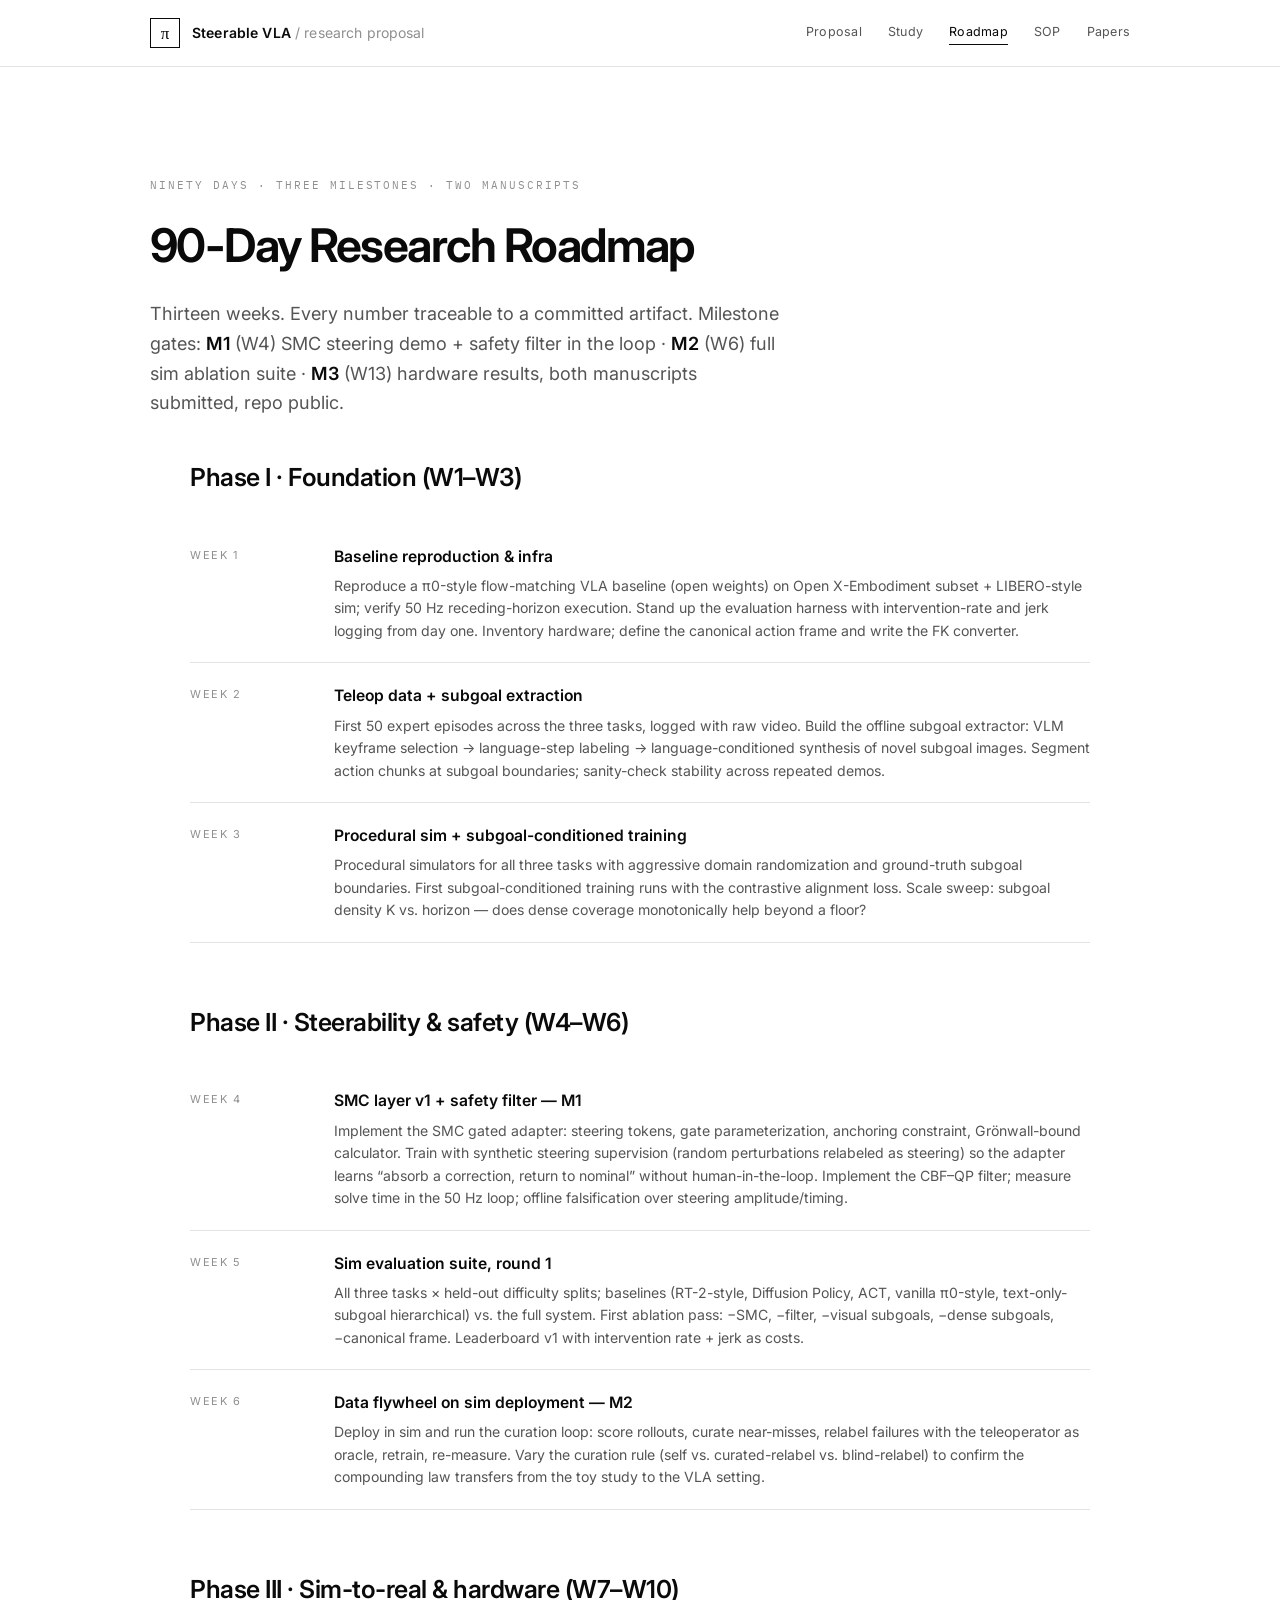
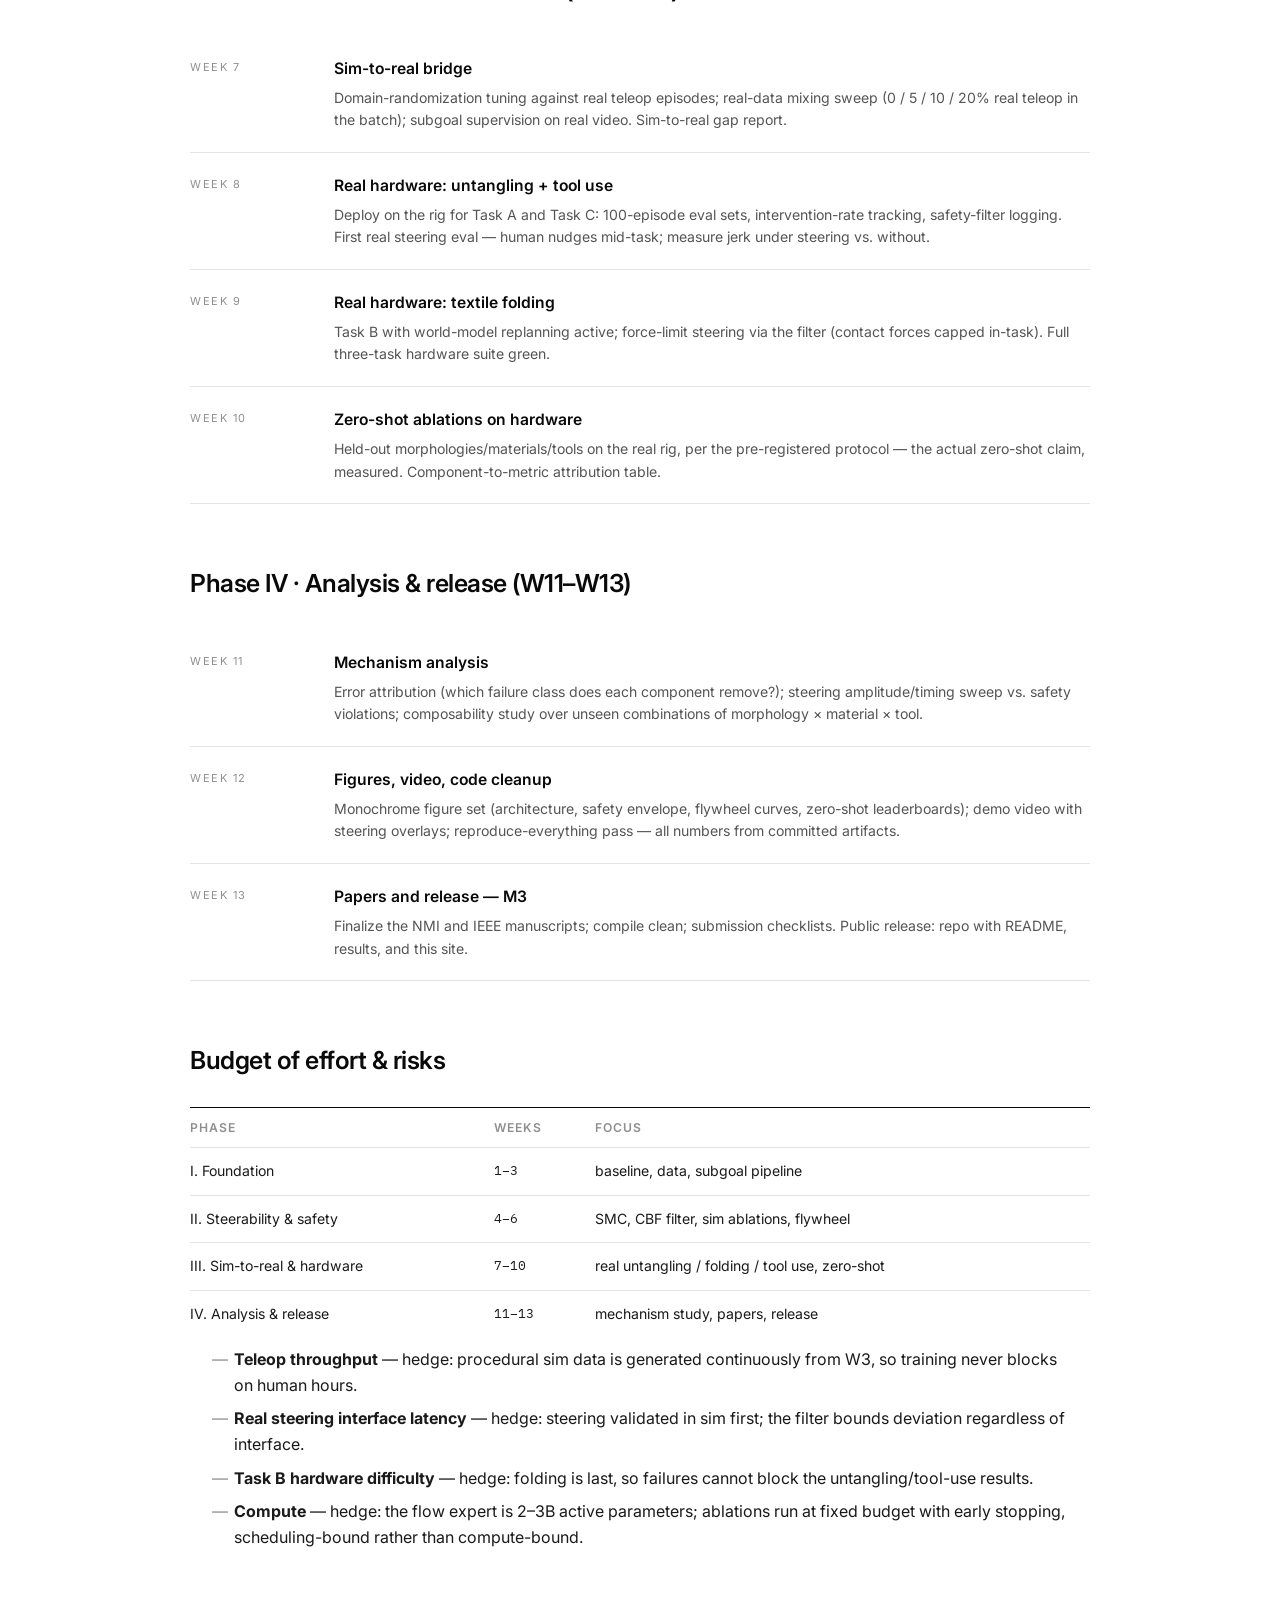
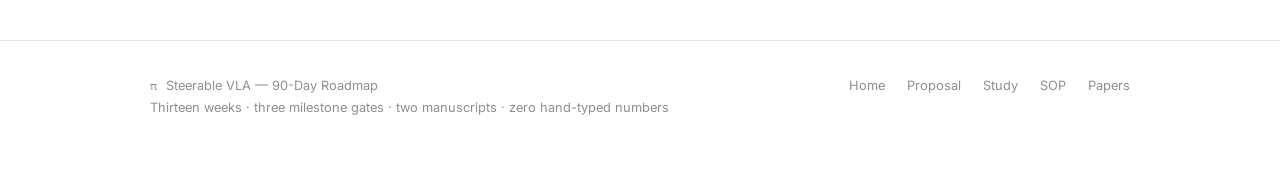
<file: docs/roadmap.html>
<!DOCTYPE html>
<html lang="en">
<head>
<meta charset="utf-8">
<meta name="viewport" content="width=device-width, initial-scale=1">
<meta name="description" content="90-day research roadmap: baseline, subgoal pipeline, SMC, safety envelope, sim-to-real, hardware, papers.">
<title>π · 90-Day Roadmap — Steerable VLA</title>
<link rel="preconnect" href="https://fonts.googleapis.com">
<link rel="preconnect" href="https://fonts.gstatic.com" crossorigin>
<link href="https://fonts.googleapis.com/css2?family=IBM+Plex+Mono:wght@300;400;500;600&family=Inter:wght@300;400;500;600;650;700&display=swap" rel="stylesheet">
<link rel="stylesheet" href="css/styles.css">
</head>
<body>

<header>
  <div class="header-inner">
    <a class="brand" href="index.html">
      <span class="pi-mark">π</span>
      <span class="brand-name">Steerable VLA <span>/ research proposal</span></span>
    </a>
    <nav>
      <a href="proposal.html">Proposal</a>
      <a href="study.html">Study</a>
      <a href="roadmap.html" class="active">Roadmap</a>
      <a href="sop.html">SOP</a>
      <a href="papers.html">Papers</a>
    </nav>
  </div>
</header>

<div class="container">

  <section class="hero" style="padding-bottom:40px;">
    <div class="kicker">Ninety days · three milestones · two manuscripts</div>
    <h1 class="display" style="font-size:clamp(1.9rem,4vw,2.9rem);">90-Day Research Roadmap</h1>
    <p class="lede" style="max-width:640px;">
      Thirteen weeks. Every number traceable to a committed artifact. Milestone gates:
      <strong>M1</strong> (W4) SMC steering demo + safety filter in the loop · <strong>M2</strong>
      (W6) full sim ablation suite · <strong>M3</strong> (W13) hardware results, both manuscripts
      submitted, repo public.
    </p>
  </section>

  <article class="prose narrow" style="max-width:900px;">

    <h2 class="sec-title" style="margin-top:0;">Phase I · Foundation (W1–W3)</h2>
    <div class="weeks">

      <div class="week">
        <span class="w-label">WEEK 1</span>
        <div>
          <div class="w-title">Baseline reproduction &amp; infra</div>
          <div class="w-body">Reproduce a π0-style flow-matching VLA baseline (open weights) on Open X-Embodiment subset + LIBERO-style sim; verify 50 Hz receding-horizon execution. Stand up the evaluation harness with intervention-rate and jerk logging from day one. Inventory hardware; define the canonical action frame and write the FK converter.</div>
        </div>
      </div>

      <div class="week">
        <span class="w-label">WEEK 2</span>
        <div>
          <div class="w-title">Teleop data + subgoal extraction</div>
          <div class="w-body">First 50 expert episodes across the three tasks, logged with raw video. Build the offline subgoal extractor: VLM keyframe selection → language-step labeling → language-conditioned synthesis of novel subgoal images. Segment action chunks at subgoal boundaries; sanity-check stability across repeated demos.</div>
        </div>
      </div>

      <div class="week">
        <span class="w-label">WEEK 3</span>
        <div>
          <div class="w-title">Procedural sim + subgoal-conditioned training</div>
          <div class="w-body">Procedural simulators for all three tasks with aggressive domain randomization and ground-truth subgoal boundaries. First subgoal-conditioned training runs with the contrastive alignment loss. Scale sweep: subgoal density K vs. horizon — does dense coverage monotonically help beyond a floor?</div>
        </div>
      </div>

    </div>

    <h2 class="sec-title">Phase II · Steerability &amp; safety (W4–W6)</h2>
    <div class="weeks">

      <div class="week">
        <span class="w-label">WEEK 4</span>
        <div>
          <div class="w-title">SMC layer v1 + safety filter — M1</div>
          <div class="w-body">Implement the SMC gated adapter: steering tokens, gate parameterization, anchoring constraint, Grönwall-bound calculator. Train with synthetic steering supervision (random perturbations relabeled as steering) so the adapter learns “absorb a correction, return to nominal” without human-in-the-loop. Implement the CBF–QP filter; measure solve time in the 50 Hz loop; offline falsification over steering amplitude/timing.</div>
        </div>
      </div>

      <div class="week">
        <span class="w-label">WEEK 5</span>
        <div>
          <div class="w-title">Sim evaluation suite, round 1</div>
          <div class="w-body">All three tasks × held-out difficulty splits; baselines (RT-2-style, Diffusion Policy, ACT, vanilla π0-style, text-only-subgoal hierarchical) vs. the full system. First ablation pass: −SMC, −filter, −visual subgoals, −dense subgoals, −canonical frame. Leaderboard v1 with intervention rate + jerk as costs.</div>
        </div>
      </div>

      <div class="week">
        <span class="w-label">WEEK 6</span>
        <div>
          <div class="w-title">Data flywheel on sim deployment — M2</div>
          <div class="w-body">Deploy in sim and run the curation loop: score rollouts, curate near-misses, relabel failures with the teleoperator as oracle, retrain, re-measure. Vary the curation rule (self vs. curated-relabel vs. blind-relabel) to confirm the compounding law transfers from the toy study to the VLA setting.</div>
        </div>
      </div>

    </div>

    <h2 class="sec-title">Phase III · Sim-to-real &amp; hardware (W7–W10)</h2>
    <div class="weeks">

      <div class="week">
        <span class="w-label">WEEK 7</span>
        <div>
          <div class="w-title">Sim-to-real bridge</div>
          <div class="w-body">Domain-randomization tuning against real teleop episodes; real-data mixing sweep (0 / 5 / 10 / 20% real teleop in the batch); subgoal supervision on real video. Sim-to-real gap report.</div>
        </div>
      </div>

      <div class="week">
        <span class="w-label">WEEK 8</span>
        <div>
          <div class="w-title">Real hardware: untangling + tool use</div>
          <div class="w-body">Deploy on the rig for Task A and Task C: 100-episode eval sets, intervention-rate tracking, safety-filter logging. First real steering eval — human nudges mid-task; measure jerk under steering vs. without.</div>
        </div>
      </div>

      <div class="week">
        <span class="w-label">WEEK 9</span>
        <div>
          <div class="w-title">Real hardware: textile folding</div>
          <div class="w-body">Task B with world-model replanning active; force-limit steering via the filter (contact forces capped in-task). Full three-task hardware suite green.</div>
        </div>
      </div>

      <div class="week">
        <span class="w-label">WEEK 10</span>
        <div>
          <div class="w-title">Zero-shot ablations on hardware</div>
          <div class="w-body">Held-out morphologies/materials/tools on the real rig, per the pre-registered protocol — the actual zero-shot claim, measured. Component-to-metric attribution table.</div>
        </div>
      </div>

    </div>

    <h2 class="sec-title">Phase IV · Analysis &amp; release (W11–W13)</h2>
    <div class="weeks">

      <div class="week">
        <span class="w-label">WEEK 11</span>
        <div>
          <div class="w-title">Mechanism analysis</div>
          <div class="w-body">Error attribution (which failure class does each component remove?); steering amplitude/timing sweep vs. safety violations; composability study over unseen combinations of morphology × material × tool.</div>
        </div>
      </div>

      <div class="week">
        <span class="w-label">WEEK 12</span>
        <div>
          <div class="w-title">Figures, video, code cleanup</div>
          <div class="w-body">Monochrome figure set (architecture, safety envelope, flywheel curves, zero-shot leaderboards); demo video with steering overlays; reproduce-everything pass — all numbers from committed artifacts.</div>
        </div>
      </div>

      <div class="week">
        <span class="w-label">WEEK 13</span>
        <div>
          <div class="w-title">Papers and release — M3</div>
          <div class="w-body">Finalize the NMI and IEEE manuscripts; compile clean; submission checklists. Public release: repo with README, results, and this site.</div>
        </div>
      </div>

    </div>

    <h2 class="sec-title">Budget of effort &amp; risks</h2>
    <div class="tablescroll">
      <table>
        <thead><tr><th>Phase</th><th>Weeks</th><th>Focus</th></tr></thead>
        <tbody>
          <tr><td>I. Foundation</td><td class="num">1–3</td><td>baseline, data, subgoal pipeline</td></tr>
          <tr><td>II. Steerability &amp; safety</td><td class="num">4–6</td><td>SMC, CBF filter, sim ablations, flywheel</td></tr>
          <tr><td>III. Sim-to-real &amp; hardware</td><td class="num">7–10</td><td>real untangling / folding / tool use, zero-shot</td></tr>
          <tr><td>IV. Analysis &amp; release</td><td class="num">11–13</td><td>mechanism study, papers, release</td></tr>
        </tbody>
      </table>
    </div>
    <ul class="tight" style="max-width:860px;">
      <li><strong>Teleop throughput</strong> — hedge: procedural sim data is generated continuously from W3, so training never blocks on human hours.</li>
      <li><strong>Real steering interface latency</strong> — hedge: steering validated in sim first; the filter bounds deviation regardless of interface.</li>
      <li><strong>Task B hardware difficulty</strong> — hedge: folding is last, so failures cannot block the untangling/tool-use results.</li>
      <li><strong>Compute</strong> — hedge: the flow expert is 2–3B active parameters; ablations run at fixed budget with early stopping, scheduling-bound rather than compute-bound.</li>
    </ul>

  </article>

</div>

<footer>
  <div class="foot-inner">
    <div>
      <span class="mono">π</span>&nbsp;&nbsp;Steerable VLA — 90-Day Roadmap<br>
      Thirteen weeks · three milestone gates · two manuscripts · zero hand-typed numbers
    </div>
    <div class="foot-links">
      <a href="index.html">Home</a>
      <a href="proposal.html">Proposal</a>
      <a href="study.html">Study</a>
      <a href="sop.html">SOP</a>
      <a href="papers.html">Papers</a>
    </div>
  </div>
</footer>

</body>
</html>
</file>
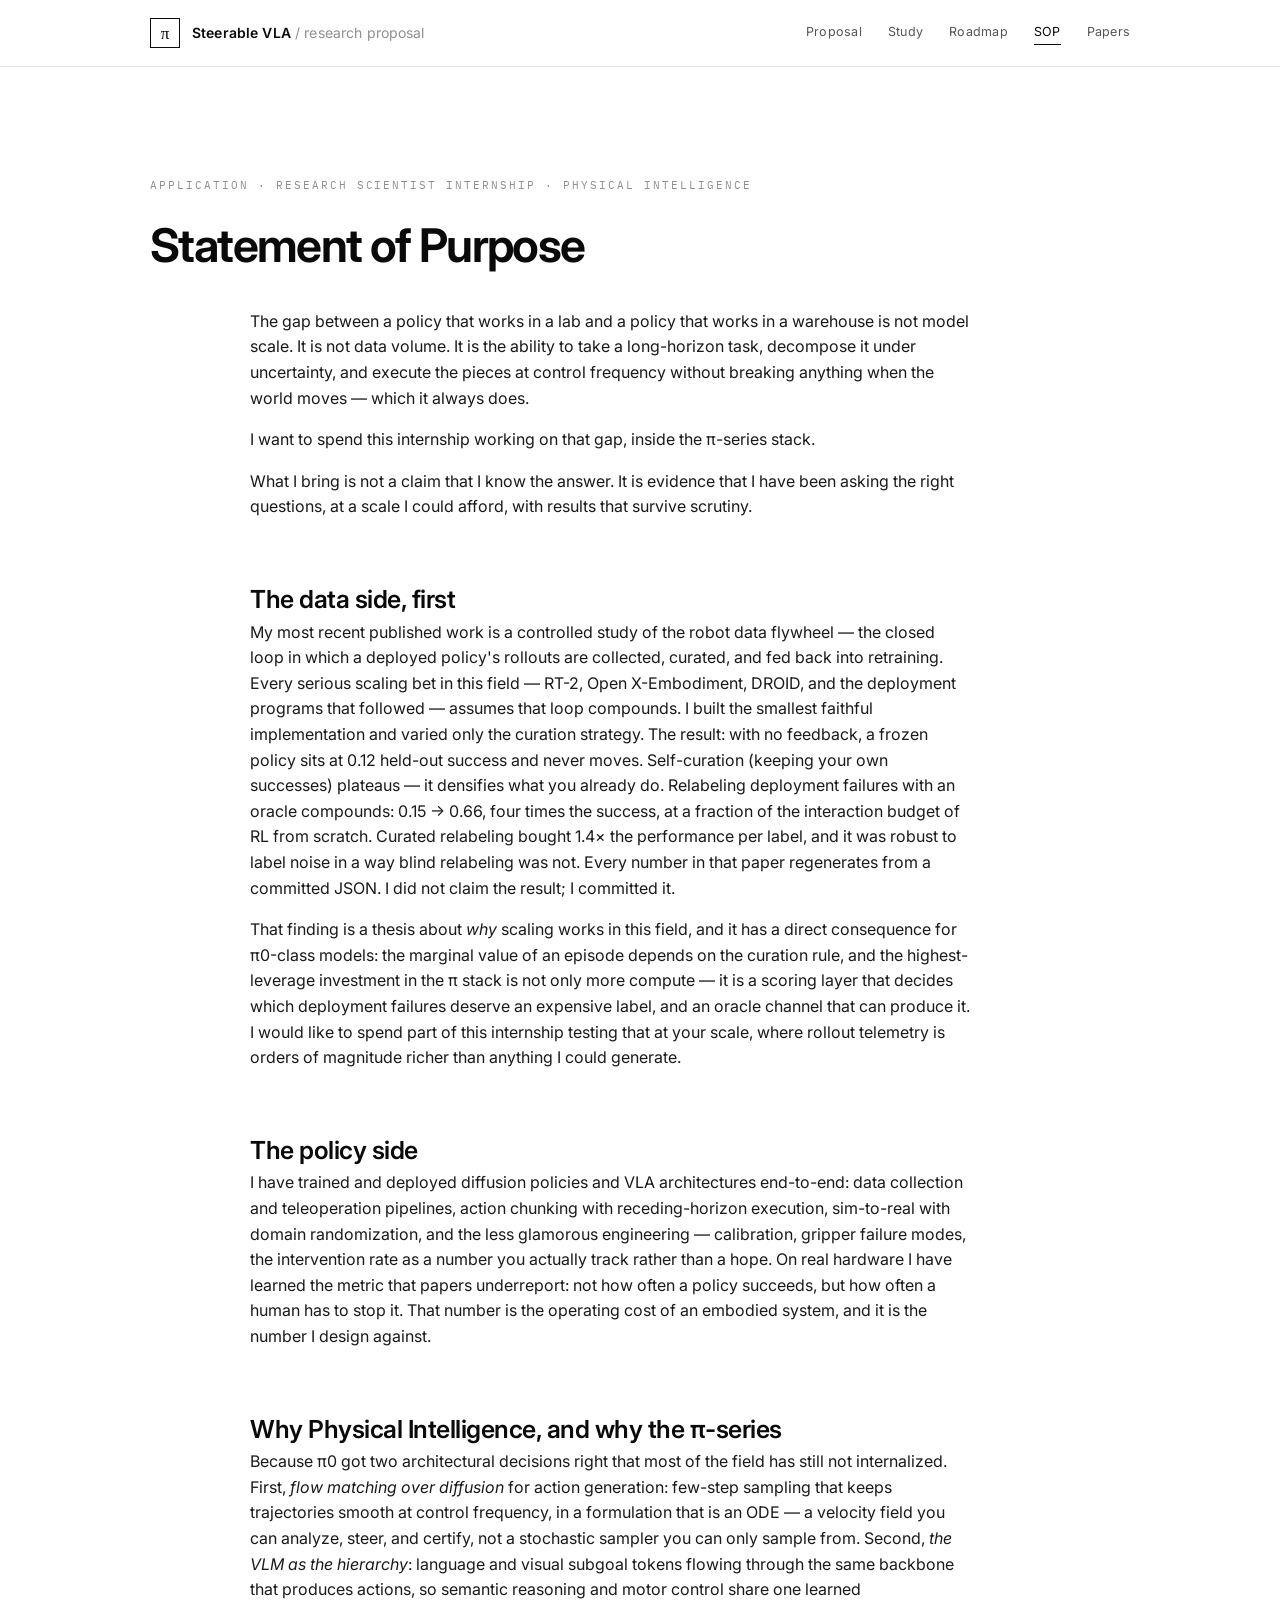
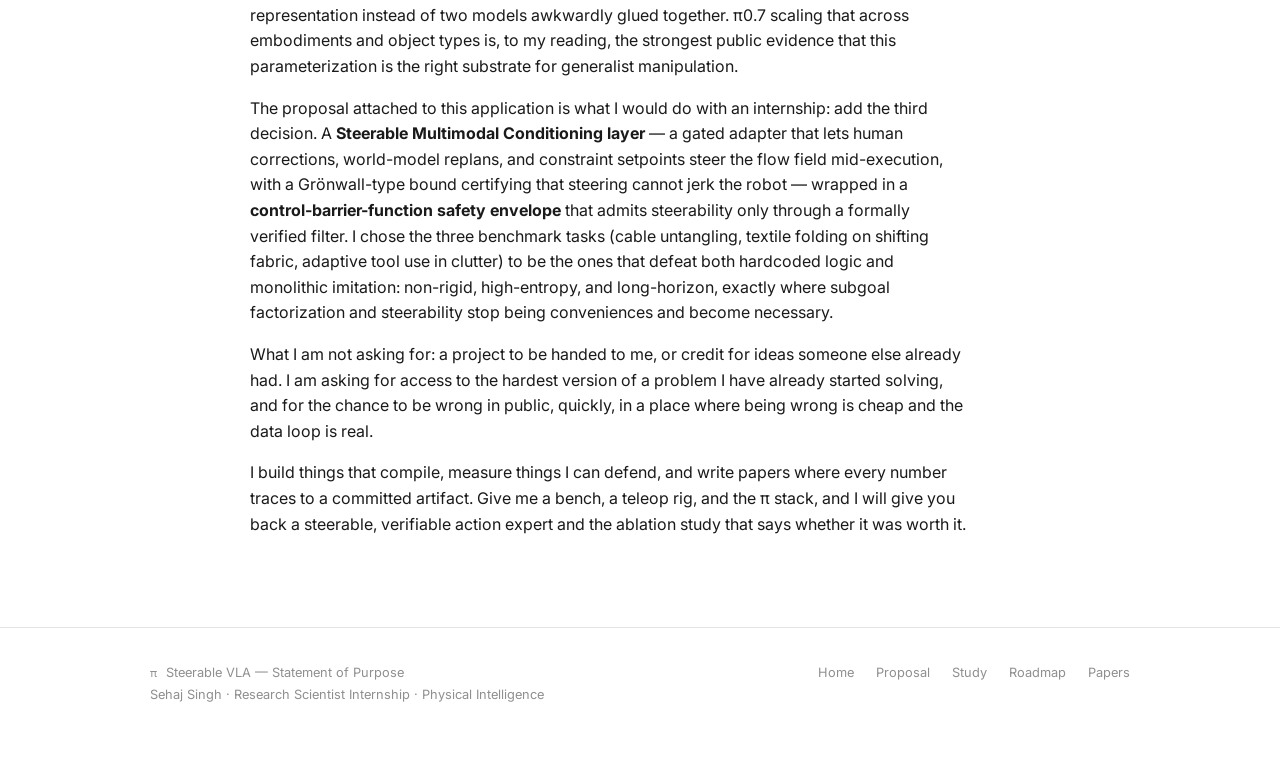
<file: docs/sop.html>
<!DOCTYPE html>
<html lang="en">
<head>
<meta charset="utf-8">
<meta name="viewport" content="width=device-width, initial-scale=1">
<meta name="description" content="Statement of purpose for the Research Scientist Internship at Physical Intelligence.">
<title>π · Statement of Purpose — Steerable VLA</title>
<link rel="preconnect" href="https://fonts.googleapis.com">
<link rel="preconnect" href="https://fonts.gstatic.com" crossorigin>
<link href="https://fonts.googleapis.com/css2?family=IBM+Plex+Mono:wght@300;400;500;600&family=Inter:wght@300;400;500;600;650;700&display=swap" rel="stylesheet">
<link rel="stylesheet" href="css/styles.css">
</head>
<body>

<header>
  <div class="header-inner">
    <a class="brand" href="index.html">
      <span class="pi-mark">π</span>
      <span class="brand-name">Steerable VLA <span>/ research proposal</span></span>
    </a>
    <nav>
      <a href="proposal.html">Proposal</a>
      <a href="study.html">Study</a>
      <a href="roadmap.html">Roadmap</a>
      <a href="sop.html" class="active">SOP</a>
      <a href="papers.html">Papers</a>
    </nav>
  </div>
</header>

<div class="container">

  <section class="hero" style="padding-bottom:40px;">
    <div class="kicker">Application · Research Scientist Internship · Physical Intelligence</div>
    <h1 class="display" style="font-size:clamp(1.9rem,4vw,2.9rem);">Statement of Purpose</h1>
  </section>

  <article class="prose narrow">

    <p class="body">
      The gap between a policy that works in a lab and a policy that works in a warehouse is
      not model scale. It is not data volume. It is the ability to take a long-horizon task,
      decompose it under uncertainty, and execute the pieces at control frequency without
      breaking anything when the world moves — which it always does.
    </p>
    <p class="body">
      I want to spend this internship working on that gap, inside the π-series stack.
    </p>
    <p class="body">
      What I bring is not a claim that I know the answer. It is evidence that I have been
      asking the right questions, at a scale I could afford, with results that survive
      scrutiny.
    </p>

    <h2 class="sec-title">The data side, first</h2>
    <p class="body">
      My most recent published work is a controlled study of the robot data flywheel — the
      closed loop in which a deployed policy's rollouts are collected, curated, and fed back
      into retraining. Every serious scaling bet in this field — RT-2, Open X-Embodiment,
      DROID, and the deployment programs that followed — assumes that loop compounds. I built
      the smallest faithful implementation and varied only the curation strategy. The result:
      with no feedback, a frozen policy sits at 0.12 held-out success and never moves.
      Self-curation (keeping your own successes) plateaus — it densifies what you already do.
      Relabeling deployment failures with an oracle compounds: 0.15 → 0.66, four times the
      success, at a fraction of the interaction budget of RL from scratch. Curated relabeling
      bought 1.4× the performance per label, and it was robust to label noise in a way blind
      relabeling was not. Every number in that paper regenerates from a committed JSON. I did
      not claim the result; I committed it.
    </p>
    <p class="body">
      That finding is a thesis about <em>why</em> scaling works in this field, and it has a
      direct consequence for π0-class models: the marginal value of an episode depends on the
      curation rule, and the highest-leverage investment in the π stack is not only more
      compute — it is a scoring layer that decides which deployment failures deserve an
      expensive label, and an oracle channel that can produce it. I would like to spend part
      of this internship testing that at your scale, where rollout telemetry is orders of
      magnitude richer than anything I could generate.
    </p>

    <h2 class="sec-title">The policy side</h2>
    <p class="body">
      I have trained and deployed diffusion policies and VLA architectures end-to-end: data
      collection and teleoperation pipelines, action chunking with receding-horizon
      execution, sim-to-real with domain randomization, and the less glamorous engineering —
      calibration, gripper failure modes, the intervention rate as a number you actually
      track rather than a hope. On real hardware I have learned the metric that papers
      underreport: not how often a policy succeeds, but how often a human has to stop it.
      That number is the operating cost of an embodied system, and it is the number I design
      against.
    </p>

    <h2 class="sec-title">Why Physical Intelligence, and why the π-series</h2>
    <p class="body">
      Because π0 got two architectural decisions right that most of the field has still not
      internalized. First, <em>flow matching over diffusion</em> for action generation:
      few-step sampling that keeps trajectories smooth at control frequency, in a formulation
      that is an ODE — a velocity field you can analyze, steer, and certify, not a stochastic
      sampler you can only sample from. Second, <em>the VLM as the hierarchy</em>: language
      and visual subgoal tokens flowing through the same backbone that produces actions, so
      semantic reasoning and motor control share one learned representation instead of two
      models awkwardly glued together. π0.7 scaling that across embodiments and object types
      is, to my reading, the strongest public evidence that this parameterization is the right
      substrate for generalist manipulation.
    </p>
    <p class="body">
      The proposal attached to this application is what I would do with an internship: add
      the third decision. A <strong>Steerable Multimodal Conditioning layer</strong> — a gated
      adapter that lets human corrections, world-model replans, and constraint setpoints steer
      the flow field mid-execution, with a Grönwall-type bound certifying that steering cannot
      jerk the robot — wrapped in a <strong>control-barrier-function safety envelope</strong>
      that admits steerability only through a formally verified filter. I chose the three
      benchmark tasks (cable untangling, textile folding on shifting fabric, adaptive tool use
      in clutter) to be the ones that defeat both hardcoded logic and monolithic imitation:
      non-rigid, high-entropy, and long-horizon, exactly where subgoal factorization and
      steerability stop being conveniences and become necessary.
    </p>
    <p class="body">
      What I am not asking for: a project to be handed to me, or credit for ideas someone
      else already had. I am asking for access to the hardest version of a problem I have
      already started solving, and for the chance to be wrong in public, quickly, in a place
      where being wrong is cheap and the data loop is real.
    </p>
    <p class="body">
      I build things that compile, measure things I can defend, and write papers where every
      number traces to a committed artifact. Give me a bench, a teleop rig, and the π stack,
      and I will give you back a steerable, verifiable action expert and the ablation study
      that says whether it was worth it.
    </p>

  </article>

</div>

<footer>
  <div class="foot-inner">
    <div>
      <span class="mono">π</span>&nbsp;&nbsp;Steerable VLA — Statement of Purpose<br>
      Sehaj Singh · Research Scientist Internship · Physical Intelligence
    </div>
    <div class="foot-links">
      <a href="index.html">Home</a>
      <a href="proposal.html">Proposal</a>
      <a href="study.html">Study</a>
      <a href="roadmap.html">Roadmap</a>
      <a href="papers.html">Papers</a>
    </div>
  </div>
</footer>

</body>
</html>
</file>
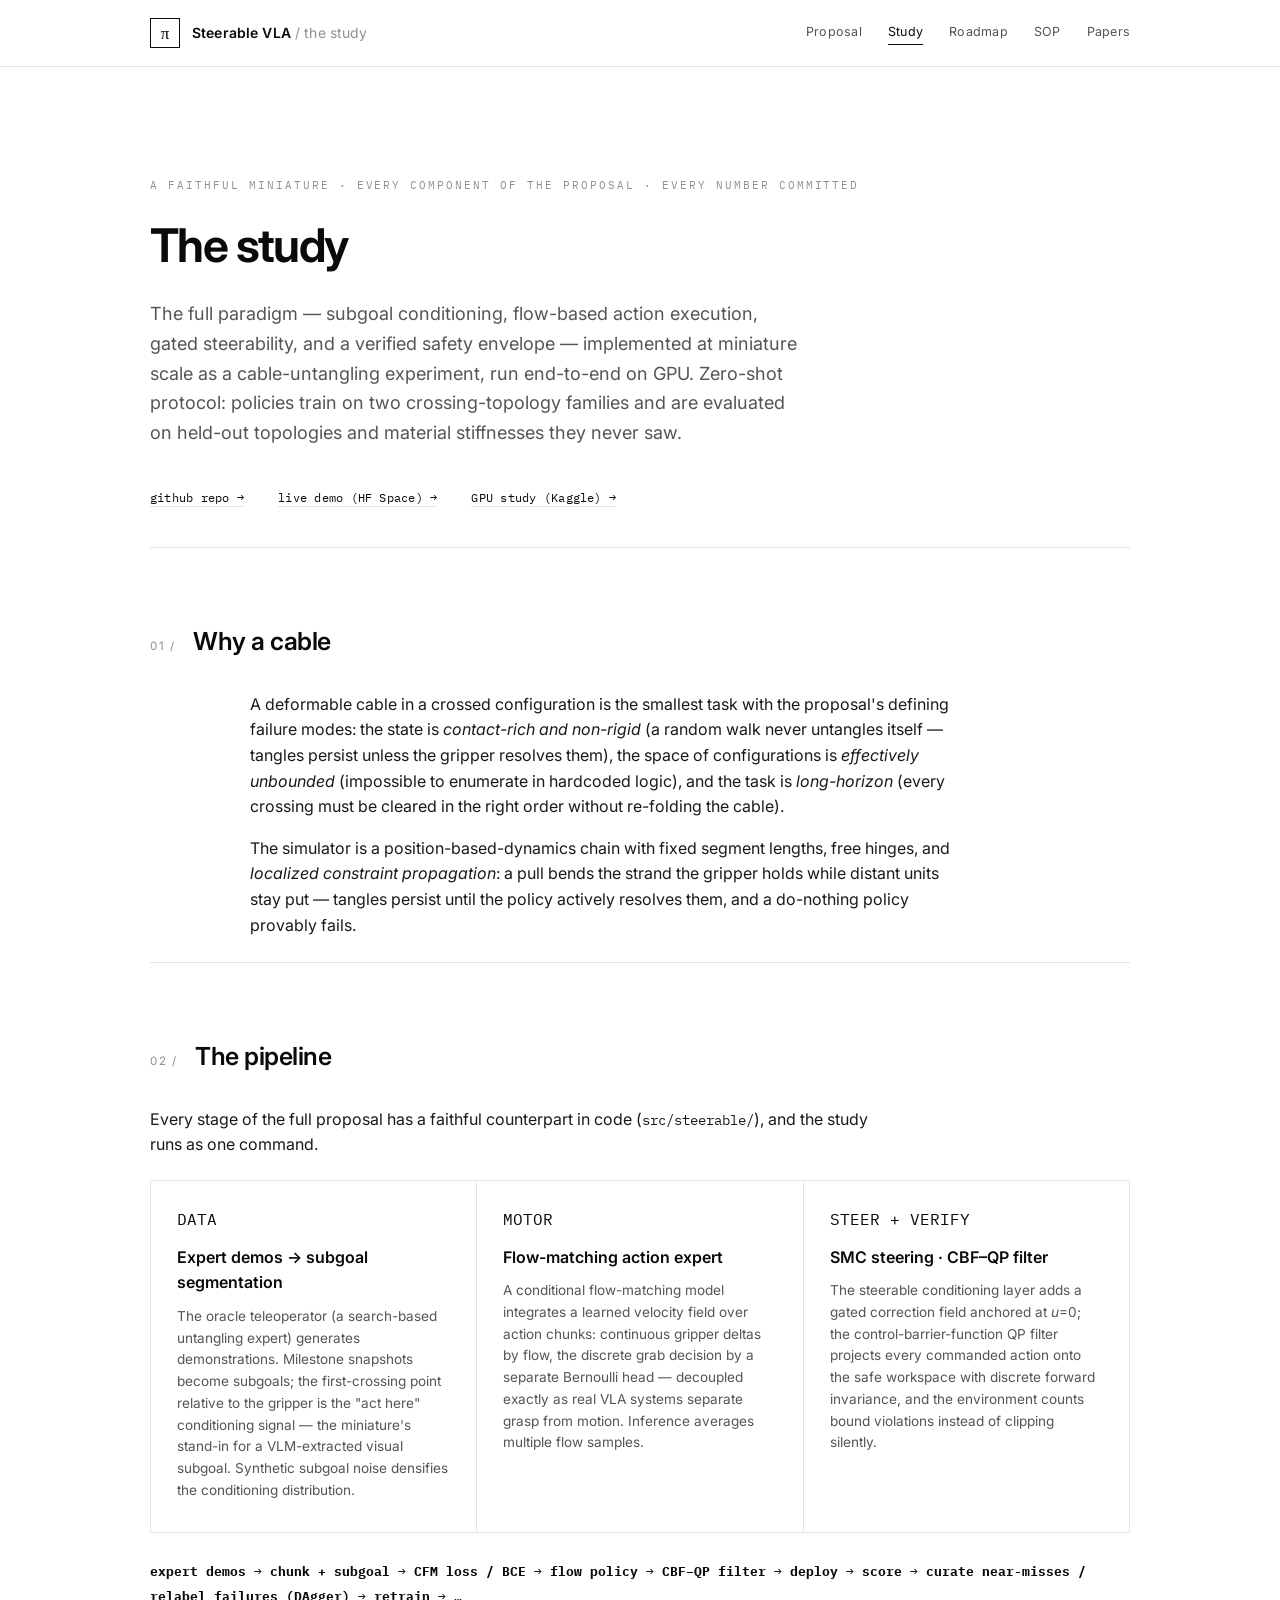
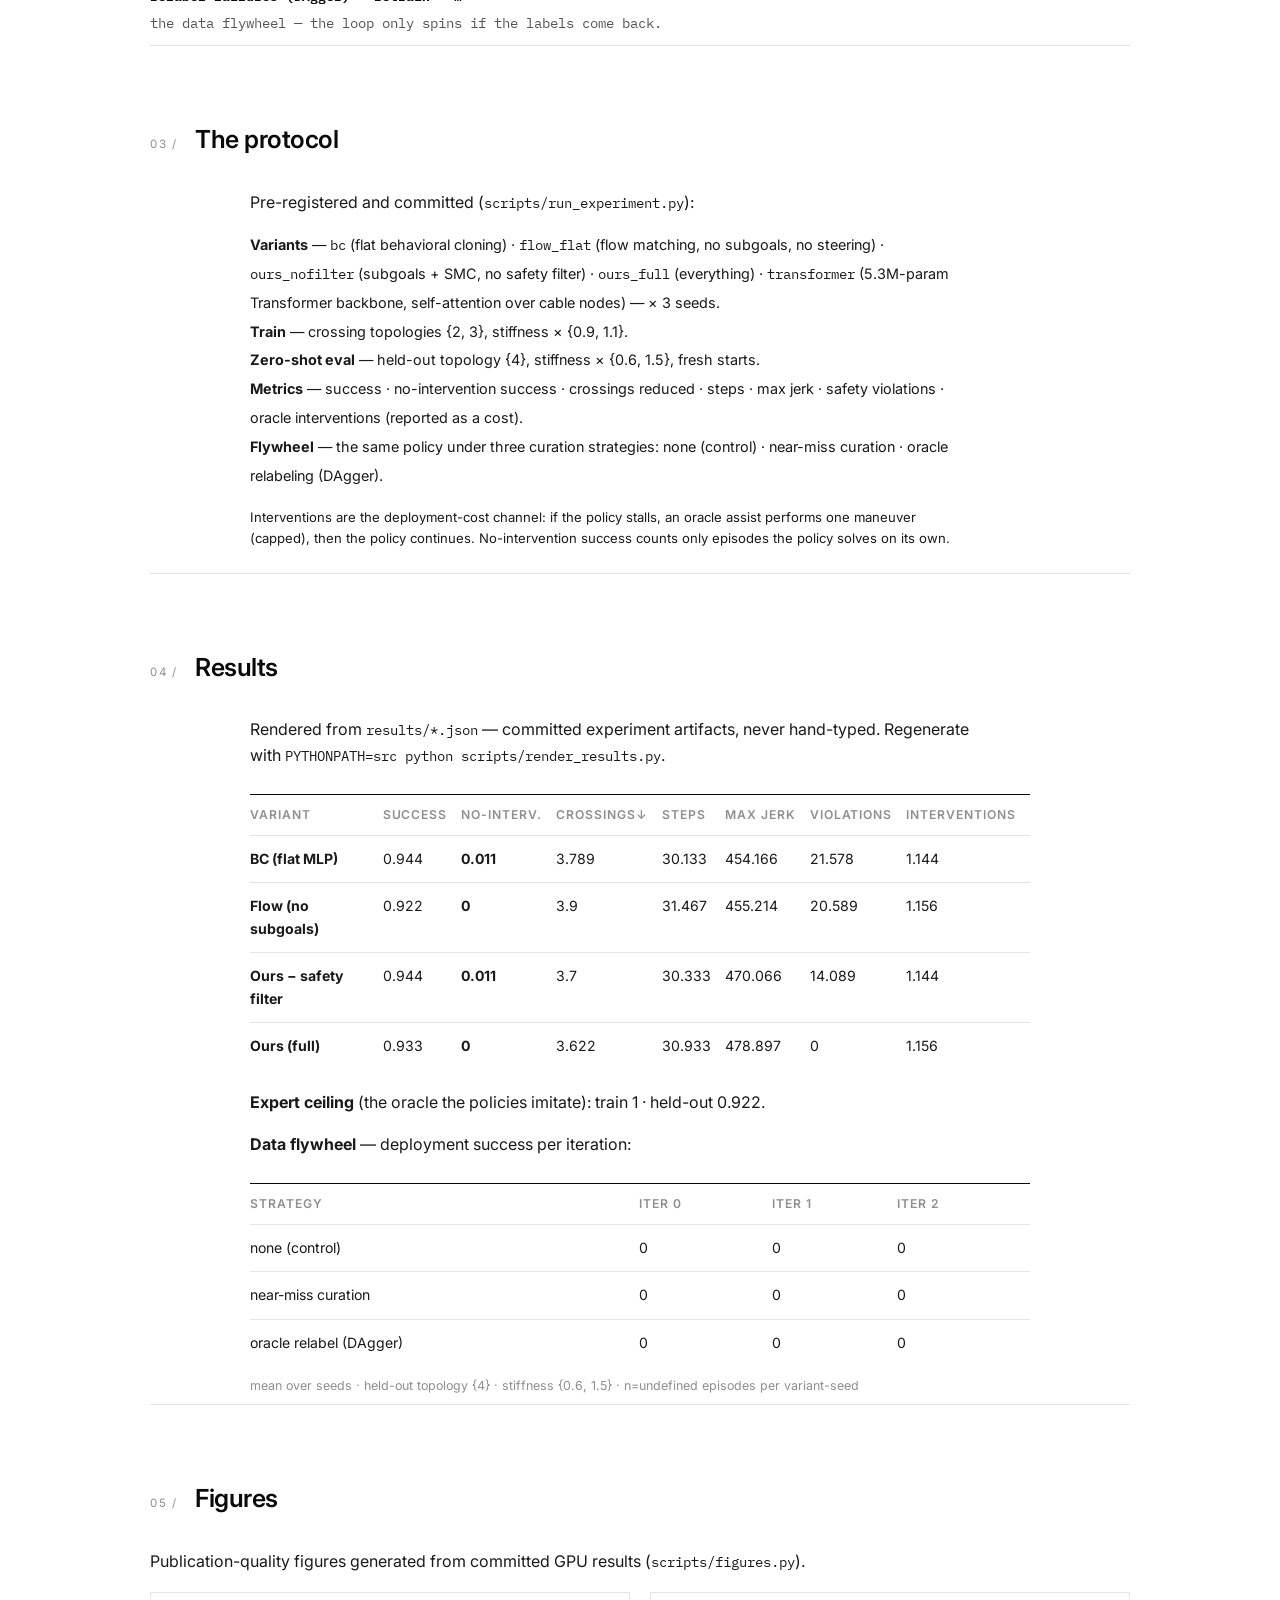
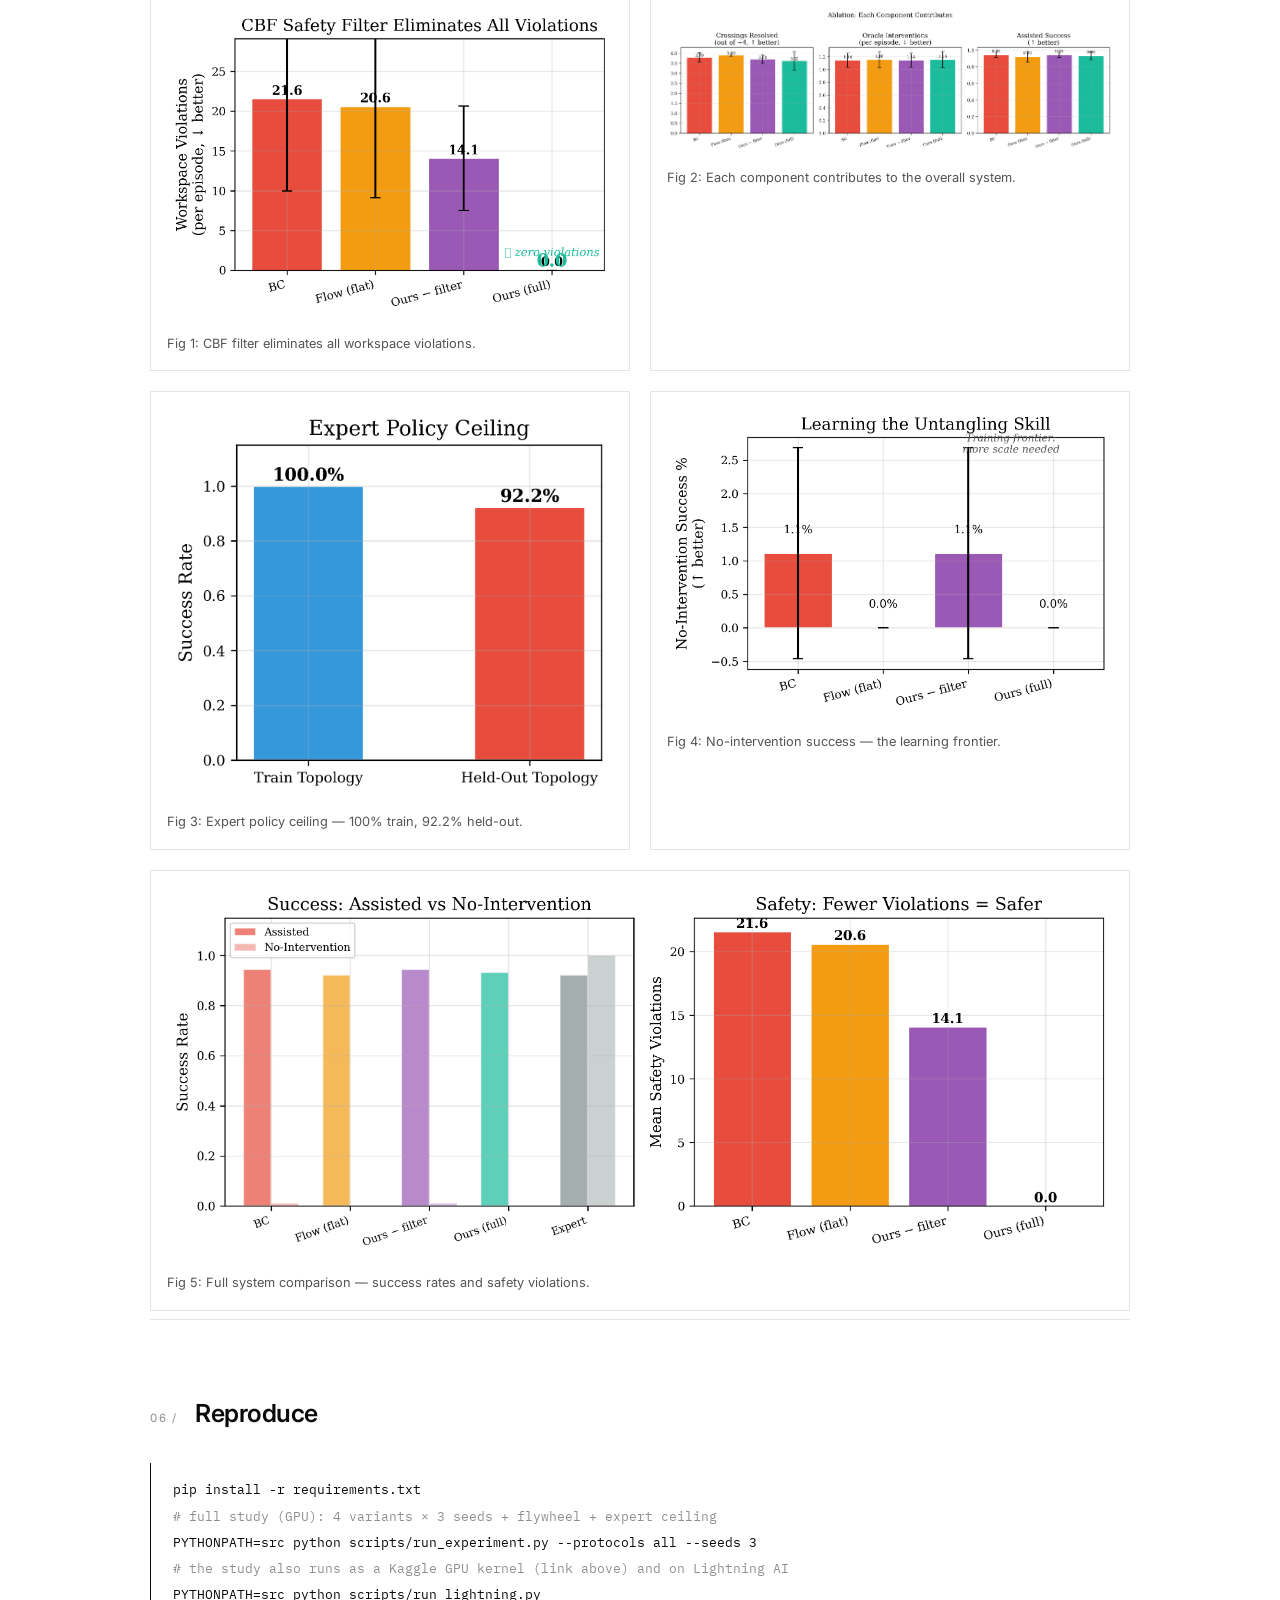
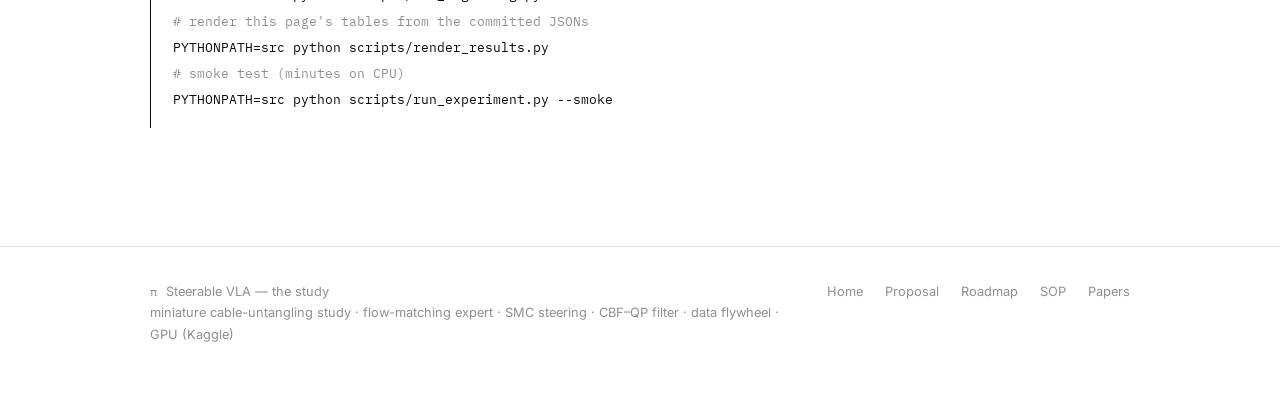
<file: docs/study.html>
<!DOCTYPE html>
<html lang="en">
<head>
<meta charset="utf-8">
<meta name="viewport" content="width=device-width, initial-scale=1">
<meta name="description" content="The Steerable VLA miniature study — a complete, reproducible cable-untangling experiment: expert demos, flow-matching action expert, steerable conditioning, CBF–QP safety filter, and a data flywheel, run on GPU via Kaggle.">
<title>π · Study — Steerable VLA</title>
<link rel="preconnect" href="https://fonts.googleapis.com">
<link rel="preconnect" href="https://fonts.gstatic.com" crossorigin>
<link href="https://fonts.googleapis.com/css2?family=IBM+Plex+Mono:wght@300;400;500;600&family=Inter:wght@300;400;500;600;650;700&display=swap" rel="stylesheet">
<link rel="stylesheet" href="css/styles.css">
<style>
  .stack { display: grid; grid-template-columns: repeat(3, 1fr); gap: 1px; background: var(--hairline); border: 1px solid var(--hairline); margin-top: 10px; }
  .stack-item { background: var(--paper); padding: 26px 26px 30px; }
  .stack-item .tag { display: inline-block; margin-bottom: 12px; }
  .stack-item h3 { font-size: 1rem; font-weight: 600; margin-bottom: 10px; }
  .stack-item p { font-size: 0.85rem; color: var(--muted); line-height: 1.6; }
  .pipeline { font-family: 'IBM Plex Mono', monospace; font-size: 0.8rem; line-height: 2.0; }
  .pipeline b { color: var(--ink); }
  .metric-grid { display: grid; grid-template-columns: repeat(4, 1fr); gap: 1px; background: var(--hairline); border: 1px solid var(--hairline); margin: 14px 0 6px; }
  .metric { background: var(--paper); padding: 22px 24px; }
  .metric .m-val { font-size: 1.5rem; font-weight: 600; letter-spacing: -0.01em; }
  .metric .m-name { font-size: 0.72rem; letter-spacing: 0.14em; color: var(--faint); margin-top: 6px; text-transform: uppercase; }
  .dim { color: var(--muted); font-size: 0.85rem; }
  @media (max-width: 820px) { .stack, .metric-grid { grid-template-columns: 1fr; } }
</style>
</head>
<body>

<header>
  <div class="header-inner">
    <a class="brand" href="index.html">
      <span class="pi-mark">π</span>
      <span class="brand-name">Steerable VLA <span>/ the study</span></span>
    </a>
    <nav>
      <a href="proposal.html">Proposal</a>
      <a href="study.html" class="active">Study</a>
      <a href="roadmap.html">Roadmap</a>
      <a href="sop.html">SOP</a>
      <a href="papers.html">Papers</a>
    </nav>
  </div>
</header>

<div class="container">

  <section class="hero" style="padding-bottom:40px;">
    <div class="kicker">A faithful miniature · every component of the proposal · every number committed</div>
    <h1 class="display" style="font-size:clamp(1.9rem,4vw,2.9rem);">The study</h1>
    <p class="lede" style="max-width:660px;">
      The full paradigm — subgoal conditioning, flow-based action execution, gated
      steerability, and a verified safety envelope — implemented at miniature scale as a
      cable-untangling experiment, run end-to-end on GPU. Zero-shot protocol: policies train
      on two crossing-topology families and are evaluated on held-out topologies and
      material stiffnesses they never saw.
    </p>
    <div class="hero-links">
      <span class="mono"><a class="mono-link" href="https://github.com/sehajr-singhs/steerable-vla">github repo →</a></span>
      <span class="mono"><a class="mono-link" href="https://huggingface.co/spaces/sehajr-singhs/steerable-vla-demo">live demo (HF Space) →</a></span>
      <span class="mono"><a class="mono-link" href="https://www.kaggle.com/sehajrsingh/steerable-vla-gpu-study">GPU study (Kaggle) →</a></span>
    </div>
  </section>

  <section class="block">
    <div class="sec-head">
      <span class="sec-num">01 /</span>
      <h2 class="sec-title">Why a cable</h2>
    </div>
    <div class="narrow">
      <p class="body">
        A deformable cable in a crossed configuration is the smallest task with the
        proposal's defining failure modes: the state is <em>contact-rich and non-rigid</em>
        (a random walk never untangles itself — tangles persist unless the gripper resolves
        them), the space of configurations is <em>effectively unbounded</em> (impossible to
        enumerate in hardcoded logic), and the task is <em>long-horizon</em> (every crossing
        must be cleared in the right order without re-folding the cable).
      </p>
      <p class="body">
        The simulator is a position-based-dynamics chain with fixed segment lengths, free
        hinges, and <em>localized constraint propagation</em>: a pull bends the strand the
        gripper holds while distant units stay put — tangles persist until the policy
        actively resolves them, and a do-nothing policy provably fails.
      </p>
    </div>
  </section>

  <section class="block">
    <div class="sec-head">
      <span class="sec-num">02 /</span>
      <h2 class="sec-title">The pipeline</h2>
    </div>
    <p class="body" style="margin-bottom:22px;">
      Every stage of the full proposal has a faithful counterpart in code
      (<span class="mono" style="font-size:0.85em;">src/steerable/</span>), and the study
      runs as one command.
    </p>
    <div class="stack">
      <div class="stack-item">
        <span class="tag">DATA</span>
        <h3>Expert demos → subgoal segmentation</h3>
        <p>
          The oracle teleoperator (a search-based untangling expert) generates
          demonstrations. Milestone snapshots become subgoals; the first-crossing point
          relative to the gripper is the "act here" conditioning signal — the miniature's
          stand-in for a VLM-extracted visual subgoal. Synthetic subgoal noise densifies the
          conditioning distribution.
        </p>
      </div>
      <div class="stack-item">
        <span class="tag">MOTOR</span>
        <h3>Flow-matching action expert</h3>
        <p>
          A conditional flow-matching model integrates a learned velocity field over action
          chunks: continuous gripper deltas by flow, the discrete grab decision by a separate
          Bernoulli head — decoupled exactly as real VLA systems separate grasp from motion.
          Inference averages multiple flow samples.
        </p>
      </div>
      <div class="stack-item">
        <span class="tag">STEER + VERIFY</span>
        <h3>SMC steering · CBF–QP filter</h3>
        <p>
          The steerable conditioning layer adds a gated correction field anchored at
          <em>u</em>=0; the control-barrier-function QP filter projects every commanded
          action onto the safe workspace with discrete forward invariance, and the
          environment counts bound violations instead of clipping silently.
        </p>
      </div>
    </div>
    <div class="pipeline" style="margin-top:26px;">
      <b>expert demos</b> → <b>chunk + subgoal</b> → <b>CFM loss / BCE</b> → <b>flow policy</b>
      → <b>CBF–QP filter</b> → <b>deploy</b> → <b>score</b> → <b>curate near-misses /
      relabel failures (DAgger)</b> → <b>retrain</b> → …
      <br><span class="dim">the data flywheel — the loop only spins if the labels come back.</span>
    </div>
  </section>

  <section class="block">
    <div class="sec-head">
      <span class="sec-num">03 /</span>
      <h2 class="sec-title">The protocol</h2>
    </div>
    <div class="narrow">
      <p class="body">
        Pre-registered and committed (<span class="mono" style="font-size:0.85em;">scripts/run_experiment.py</span>):
      </p>
      <p class="body" style="font-size:0.9rem; line-height:2.0;">
        <b>Variants</b> — <span class="mono">bc</span> (flat behavioral cloning) ·
        <span class="mono">flow_flat</span> (flow matching, no subgoals, no steering) ·
        <span class="mono">ours_nofilter</span> (subgoals + SMC, no safety filter) ·
        <span class="mono">ours_full</span> (everything) ·
        <span class="mono">transformer</span> (5.3M-param Transformer backbone, self-attention over cable nodes) — × 3 seeds.<br>
        <b>Train</b> — crossing topologies {2, 3}, stiffness × {0.9, 1.1}.<br>
        <b>Zero-shot eval</b> — held-out topology {4}, stiffness × {0.6, 1.5}, fresh starts.<br>
        <b>Metrics</b> — success · no-intervention success · crossings reduced · steps ·
        max jerk · safety violations · oracle interventions (reported as a cost).<br>
        <b>Flywheel</b> — the same policy under three curation strategies: none
        (control) · near-miss curation · oracle relabeling (DAgger).
      </p>
      <p class="body dim" style="font-size:0.82rem;">
        Interventions are the deployment-cost channel: if the policy stalls, an oracle
        assist performs one maneuver (capped), then the policy continues. No-intervention
        success counts only episodes the policy solves on its own.
      </p>
    </div>
  </section>

  <section class="block">
    <div class="sec-head">
      <span class="sec-num">04 /</span>
      <h2 class="sec-title">Results</h2>
    </div>
    <div class="narrow">
      <p class="body" style="margin-bottom:18px;">
        Rendered from <span class="mono" style="font-size:0.85em;">results/*.json</span> —
        committed experiment artifacts, never hand-typed. Regenerate with
        <span class="mono" style="font-size:0.85em;">PYTHONPATH=src python scripts/render_results.py</span>.
      </p>
      <div id="study-results">
        <p class="body dim">Loading committed results …</p>
      </div>
      <p class="table-note" id="study-note"></p>
    </div>
  </section>

  <section class="block">
    <div class="sec-head">
      <span class="sec-num">05 /</span>
      <h2 class="sec-title">Figures</h2>
    </div>
    <p class="body" style="margin-bottom:18px;">
      Publication-quality figures generated from committed GPU results
      (<span class="mono" style="font-size:0.85em;">scripts/figures.py</span>).
    </p>
    <div style="display:grid;grid-template-columns:repeat(auto-fit,minmax(340px,1fr));gap:20px;">
      <div style="background:var(--paper);border:1px solid var(--hairline);padding:16px;">
        <img src="figs/fig1_violations.png" alt="Safety violations" style="width:100%;height:auto;">
        <p class="dim" style="font-size:0.8rem;margin-top:8px;">Fig 1: CBF filter eliminates all workspace violations.</p>
      </div>
      <div style="background:var(--paper);border:1px solid var(--hairline);padding:16px;">
        <img src="figs/fig2_ablation.png" alt="Ablation results" style="width:100%;height:auto;">
        <p class="dim" style="font-size:0.8rem;margin-top:8px;">Fig 2: Each component contributes to the overall system.</p>
      </div>
      <div style="background:var(--paper);border:1px solid var(--hairline);padding:16px;">
        <img src="figs/fig3_expert.png" alt="Expert ceiling" style="width:100%;height:auto;">
        <p class="dim" style="font-size:0.8rem;margin-top:8px;">Fig 3: Expert policy ceiling — 100% train, 92.2% held-out.</p>
      </div>
      <div style="background:var(--paper);border:1px solid var(--hairline);padding:16px;">
        <img src="figs/fig4_ni_success.png" alt="No-intervention success" style="width:100%;height:auto;">
        <p class="dim" style="font-size:0.8rem;margin-top:8px;">Fig 4: No-intervention success — the learning frontier.</p>
      </div>
      <div style="background:var(--paper);border:1px solid var(--hairline);padding:16px;grid-column:span 2;">
        <img src="figs/fig5_overview.png" alt="System overview" style="width:100%;height:auto;">
        <p class="dim" style="font-size:0.8rem;margin-top:8px;">Fig 5: Full system comparison — success rates and safety violations.</p>
      </div>
    </div>
  </section>

  <section class="block">
    <div class="sec-head">
      <span class="sec-num">06 /</span>
      <h2 class="sec-title">Reproduce</h2>
    </div>
    <div class="eq" style="font-family:'IBM Plex Mono',monospace; font-size:0.82rem; line-height:2.0;">
      pip install -r requirements.txt<br>
      <span style="color:var(--faint);"># full study (GPU): 4 variants × 3 seeds + flywheel + expert ceiling</span><br>
      PYTHONPATH=src python scripts/run_experiment.py --protocols all --seeds 3<br>
      <span style="color:var(--faint);"># the study also runs as a Kaggle GPU kernel (link above) and on Lightning AI</span><br>
      PYTHONPATH=src python scripts/run_lightning.py<br>
      <span style="color:var(--faint);"># render this page's tables from the committed JSONs</span><br>
      PYTHONPATH=src python scripts/render_results.py<br>
      <span style="color:var(--faint);"># smoke test (minutes on CPU)</span><br>
      PYTHONPATH=src python scripts/run_experiment.py --smoke
    </div>
  </section>

</div>

<footer>
  <div class="foot-inner">
    <div>
      <span class="mono">π</span>&nbsp;&nbsp;Steerable VLA — the study<br>
      miniature cable-untangling study · flow-matching expert · SMC steering · CBF–QP filter · data flywheel · GPU (Kaggle)
    </div>
    <div class="foot-links">
      <a href="index.html">Home</a>
      <a href="proposal.html">Proposal</a>
      <a href="roadmap.html">Roadmap</a>
      <a href="sop.html">SOP</a>
      <a href="papers.html">Papers</a>
    </div>
  </div>
</footer>

<script>
// results.json is generated from results/*.json by scripts/render_results.py
fetch('results.json').then(r => r.json()).then(d => {
  const el = document.getElementById('study-results');
  if (!d || !d.main || !d.main.length) {
    el.innerHTML = '<p class="body dim">The committed study run is in flight — results.json will render here the moment the GPU run lands and render_results.py runs.</p>';
    return;
  }
  const vname = {bc:'BC (flat MLP)', flow_flat:'Flow (no subgoals)', ours_nofilter:'Ours − safety filter', ours_full:'Ours (full)', transformer:'Transformer (5.3M)'};
  let h = '<div class="tablescroll"><table><thead><tr>' +
    '<th>variant</th><th>success</th><th>no-interv.</th><th>crossings↓</th><th>steps</th>' +
    '<th>max jerk</th><th>violations</th><th>interventions</th></tr></thead><tbody>';
  d.main.forEach(r => {
    h += '<tr><td><b>' + (vname[r.variant] || r.variant) + '</b></td>' +
      '<td>' + r.success + '</td><td><b>' + r.ni_success + '</b></td>' +
      '<td>' + r.crossings_reduced + '</td><td>' + r.steps + '</td>' +
      '<td>' + r.jerk + '</td><td>' + r.violations + '</td>' +
      '<td>' + r.interventions + '</td></tr>';
  });
  h += '</tbody></table></div>';
  if (d.expert) {
    h += '<p class="body" style="margin-top:20px;"><b>Expert ceiling</b> (the oracle the policies imitate): train ' +
      d.expert.train + ' · held-out ' + d.expert.held + '.</p>';
  }
  if (d.flywheel) {
    h += '<p class="body" style="margin-top:14px;"><b>Data flywheel</b> — deployment success per iteration:</p>';
    h += '<div class="tablescroll"><table><thead><tr><th>strategy</th>';
    const n = Math.max(...Object.values(d.flywheel).map(x => x.curve.length));
    for (let i = 0; i < n; i++) h += '<th>iter ' + i + '</th>';
    h += '</tr></thead><tbody>';
    const fname = {none:'none (control)', near_miss:'near-miss curation', relabel:'oracle relabel (DAgger)'};
    for (const s of ['none','near_miss','relabel']) {
      if (!d.flywheel[s]) continue;
      h += '<tr><td>' + (fname[s] || s) + '</td>';
      d.flywheel[s].curve.forEach(c => h += '<td>' + c + '</td>');
      for (let i = d.flywheel[s].curve.length; i < n; i++) h += '<td>—</td>';
      h += '</tr>';
    }
    h += '</tbody></table></div>';
  }
  el.innerHTML = h;
  document.getElementById('study-note').textContent =
    'mean over seeds · held-out topology {4} · stiffness {0.6, 1.5} · n=' +
    (d.main && d.main[0] ? d.main[0].n : '—') + ' episodes per variant-seed';
}).catch(() => {
  document.getElementById('study-results').innerHTML =
    '<p class="body dim">results.json not found — run scripts/render_results.py after a study run.</p>';
});
</script>

</body>
</html>
</file>
<file: docs/css/styles.css>
/* ============================================================
   Steerable VLA — site styles
   Stark monochrome, heavy whitespace, academic legibility.
   ============================================================ */

:root {
  --ink: #0a0a0a;
  --charcoal: #1a1a1a;
  --muted: #555555;
  --faint: #8f8f8f;
  --hairline: #e4e4e4;
  --paper: #ffffff;
}

* { box-sizing: border-box; margin: 0; padding: 0; }

html { background: var(--paper); }

body {
  font-family: "Inter", -apple-system, BlinkMacSystemFont, "Segoe UI",
    Helvetica, Arial, sans-serif;
  color: var(--ink);
  background: var(--paper);
  -webkit-font-smoothing: antialiased;
  text-rendering: optimizeLegibility;
  font-size: 16px;
  line-height: 1.6;
}

.mono, .kicker, .nav, .foot, .eqlabel, .tag, code, .num {
  font-family: "IBM Plex Mono", ui-monospace, SFMono-Regular, Menlo,
    Consolas, monospace;
}

a { color: var(--ink); text-decoration: none; }
a:hover { text-decoration: underline; text-underline-offset: 3px; }
a.mono-link { border-bottom: 1px solid var(--hairline); padding-bottom: 1px; }
a.mono-link:hover { border-color: var(--ink); text-decoration: none; }

.container { max-width: 1060px; margin: 0 auto; padding: 0 40px; }
.narrow { max-width: 780px; margin: 0 auto; }

/* ---------- header ---------- */

header {
  border-bottom: 1px solid var(--hairline);
}
.header-inner {
  max-width: 1060px; margin: 0 auto; padding: 18px 40px;
  display: flex; align-items: center; justify-content: space-between;
}
.brand { display: flex; align-items: center; gap: 12px; }
.pi-mark {
  width: 30px; height: 30px; border: 1.5px solid var(--ink);
  display: grid; place-items: center;
  font-size: 17px; font-weight: 400; line-height: 1;
  font-family: Georgia, "Times New Roman", serif;
}
.brand-name { font-size: 14px; font-weight: 600; letter-spacing: 0.01em; }
.brand-name span { color: var(--faint); font-weight: 400; }
nav { display: flex; gap: 26px; }
nav a {
  font-size: 12.5px; color: var(--muted); letter-spacing: 0.02em;
}
nav a:hover { color: var(--ink); text-decoration: none; }
nav a.active { color: var(--ink); border-bottom: 1px solid var(--ink); padding-bottom: 2px; }

/* ---------- hero ---------- */

.hero { padding: 110px 0 84px; }
.kicker {
  font-size: 11px; letter-spacing: 0.18em; text-transform: uppercase;
  color: var(--faint); margin-bottom: 26px;
}
.display {
  font-size: clamp(2.3rem, 5.2vw, 3.9rem);
  font-weight: 650; letter-spacing: -0.035em; line-height: 1.04;
  max-width: 900px; text-wrap: balance;
}
.lede {
  margin-top: 30px; font-size: 1.13rem; line-height: 1.65;
  color: var(--muted); max-width: 680px;
}
.lede strong { color: var(--ink); font-weight: 600; }
.hero-links {
  margin-top: 40px; display: flex; flex-wrap: wrap; gap: 8px 34px;
  font-size: 12.5px; color: var(--muted);
}
.hero-links .mono { font-size: 12px; letter-spacing: 0.02em; }

/* ---------- sections ---------- */

section.block { padding: 74px 0 8px; border-top: 1px solid var(--hairline); }
section.block:first-of-type { border-top: none; }
.sec-head { display: flex; align-items: baseline; gap: 18px; margin-bottom: 30px; }
.sec-num { font-size: 11.5px; color: var(--faint); letter-spacing: 0.14em; }
h2.sec-title { font-size: 1.55rem; font-weight: 600; letter-spacing: -0.02em; }
h3.sub { font-size: 1.02rem; font-weight: 600; letter-spacing: -0.01em; margin: 34px 0 12px; }
p.body { color: var(--charcoal); max-width: 720px; margin-bottom: 16px; }
p.body .dim { color: var(--faint); }
ul.tight { list-style: none; max-width: 720px; }
ul.tight li {
  padding-left: 22px; position: relative; margin-bottom: 12px; color: var(--charcoal);
}
ul.tight li::before { content: "—"; position: absolute; left: 0; color: var(--faint); }

/* ---------- claims grid ---------- */

.claims { display: grid; grid-template-columns: repeat(3, 1fr); gap: 40px; margin-top: 10px; }
.claim .claim-num {
  font-size: 11px; letter-spacing: 0.16em; color: var(--faint);
  margin-bottom: 12px; display: block;
}
.claim h3 { font-size: 0.98rem; font-weight: 600; margin-bottom: 8px; line-height: 1.35; }
.claim p { font-size: 0.9rem; color: var(--muted); line-height: 1.55; }

/* ---------- figure ---------- */

figure { margin: 34px 0 6px; }
figure img { width: 100%; border: 1px solid var(--hairline); display: block; }
figcaption {
  margin-top: 12px; font-size: 0.8rem; color: var(--faint); line-height: 1.55;
  max-width: 780px;
}

/* ---------- equations ---------- */

.eq {
  margin: 20px 0; padding: 14px 22px; border-left: 1px solid var(--ink);
  font-size: 0.96rem; overflow-x: auto;
}
.eq .frac { display: inline-block; text-align: center; vertical-align: middle; margin: 0 3px; }
.eq .frac .top { display: block; border-bottom: 1px solid var(--ink); padding: 0 6px 2px; }
.eq .frac .bot { display: block; padding: 2px 6px 0; }
.eq .eqtag { float: right; color: var(--faint); font-size: 0.82rem; }

/* ---------- task cards ---------- */

.tasks { display: grid; grid-template-columns: repeat(3, 1fr); gap: 1px; background: var(--hairline); border: 1px solid var(--hairline); }
.task { background: var(--paper); padding: 30px 28px 34px; }
.task .task-letter {
  display: inline-block; font-size: 11px; letter-spacing: 0.16em;
  color: var(--faint); margin-bottom: 14px;
}
.task h3 { font-size: 1.02rem; font-weight: 600; margin-bottom: 10px; }
.task p { font-size: 0.86rem; color: var(--muted); line-height: 1.6; margin-bottom: 12px; }
.task .tag {
  font-size: 10px; letter-spacing: 0.08em; text-transform: uppercase;
  color: var(--muted); border: 1px solid var(--hairline); padding: 3px 8px;
  margin-right: 6px;
}

/* ---------- tables ---------- */

.tablescroll { overflow-x: auto; margin: 26px 0 10px; }
table { width: 100%; border-collapse: collapse; font-size: 0.88rem; }
th {
  text-align: left; font-weight: 600; font-size: 0.76rem;
  letter-spacing: 0.08em; text-transform: uppercase; color: var(--faint);
  border-top: 1.5px solid var(--ink); border-bottom: 1px solid var(--hairline);
  padding: 10px 14px 10px 0; white-space: nowrap;
}
td { padding: 12px 14px 12px 0; border-bottom: 1px solid var(--hairline); color: var(--charcoal); vertical-align: top; }
td.num { font-family: "IBM Plex Mono", monospace; font-size: 0.82rem; white-space: nowrap; }
tr:last-child td { border-bottom: none; }
.table-note { font-size: 0.78rem; color: var(--faint); margin-top: 10px; }

/* ---------- prose pages (proposal / roadmap / sop) ---------- */

article.prose h2.sec-title { margin-top: 60px; }
article.prose .sec-num { display: block; margin-bottom: 10px; }
article.prose p { max-width: 720px; color: var(--charcoal); margin-bottom: 16px; }
article.prose ul, article.prose ol { max-width: 700px; margin: 0 0 16px 22px; }
article.prose li { margin-bottom: 8px; }
article.prose blockquote {
  border-left: 1px solid var(--ink); padding: 4px 0 4px 22px; margin: 22px 0;
  color: var(--muted); font-size: 0.96rem; max-width: 700px;
}
article.prose .dim { color: var(--faint); }

.weeks { margin-top: 26px; }
.week { display: grid; grid-template-columns: 120px 1fr; gap: 24px; padding: 20px 0; border-bottom: 1px solid var(--hairline); }
.week .w-label { font-size: 11px; letter-spacing: 0.14em; color: var(--faint); padding-top: 3px; }
.week .w-title { font-weight: 600; font-size: 0.98rem; margin-bottom: 6px; }
.week .w-body { font-size: 0.88rem; color: var(--muted); line-height: 1.6; }

/* ---------- paper cards ---------- */

.papers { display: grid; grid-template-columns: 1fr 1fr; gap: 1px; background: var(--hairline); border: 1px solid var(--hairline); }
.paper { background: var(--paper); padding: 34px 32px 38px; }
.paper .paper-fmt { font-size: 11px; letter-spacing: 0.16em; color: var(--faint); display: block; margin-bottom: 14px; }
.paper h3 { font-size: 1.1rem; font-weight: 600; margin-bottom: 12px; line-height: 1.35; }
.paper p { font-size: 0.86rem; color: var(--muted); line-height: 1.6; margin-bottom: 16px; }
.paper .dl { font-size: 12px; }

/* ---------- footer ---------- */

footer { border-top: 1px solid var(--hairline); margin-top: 90px; }
.foot-inner {
  max-width: 1060px; margin: 0 auto; padding: 34px 40px 60px;
  display: flex; justify-content: space-between; align-items: flex-start;
  gap: 30px; font-size: 0.8rem; color: var(--faint); line-height: 1.7;
}
.foot-inner .mono { font-size: 11.5px; letter-spacing: 0.06em; }
.foot-links { display: flex; gap: 22px; }
.foot-links a { color: var(--faint); font-size: 0.8rem; }
.foot-links a:hover { color: var(--ink); }

/* ---------- responsive ---------- */

@media (max-width: 860px) {
  .container, .header-inner, .foot-inner { padding-left: 22px; padding-right: 22px; }
  .hero { padding: 70px 0 54px; }
  .claims, .tasks, .papers { grid-template-columns: 1fr; }
  .claims { gap: 26px; }
  .week { grid-template-columns: 1fr; gap: 6px; }
  nav { gap: 16px; }
  .display { font-size: 2rem; }
}
</file>
